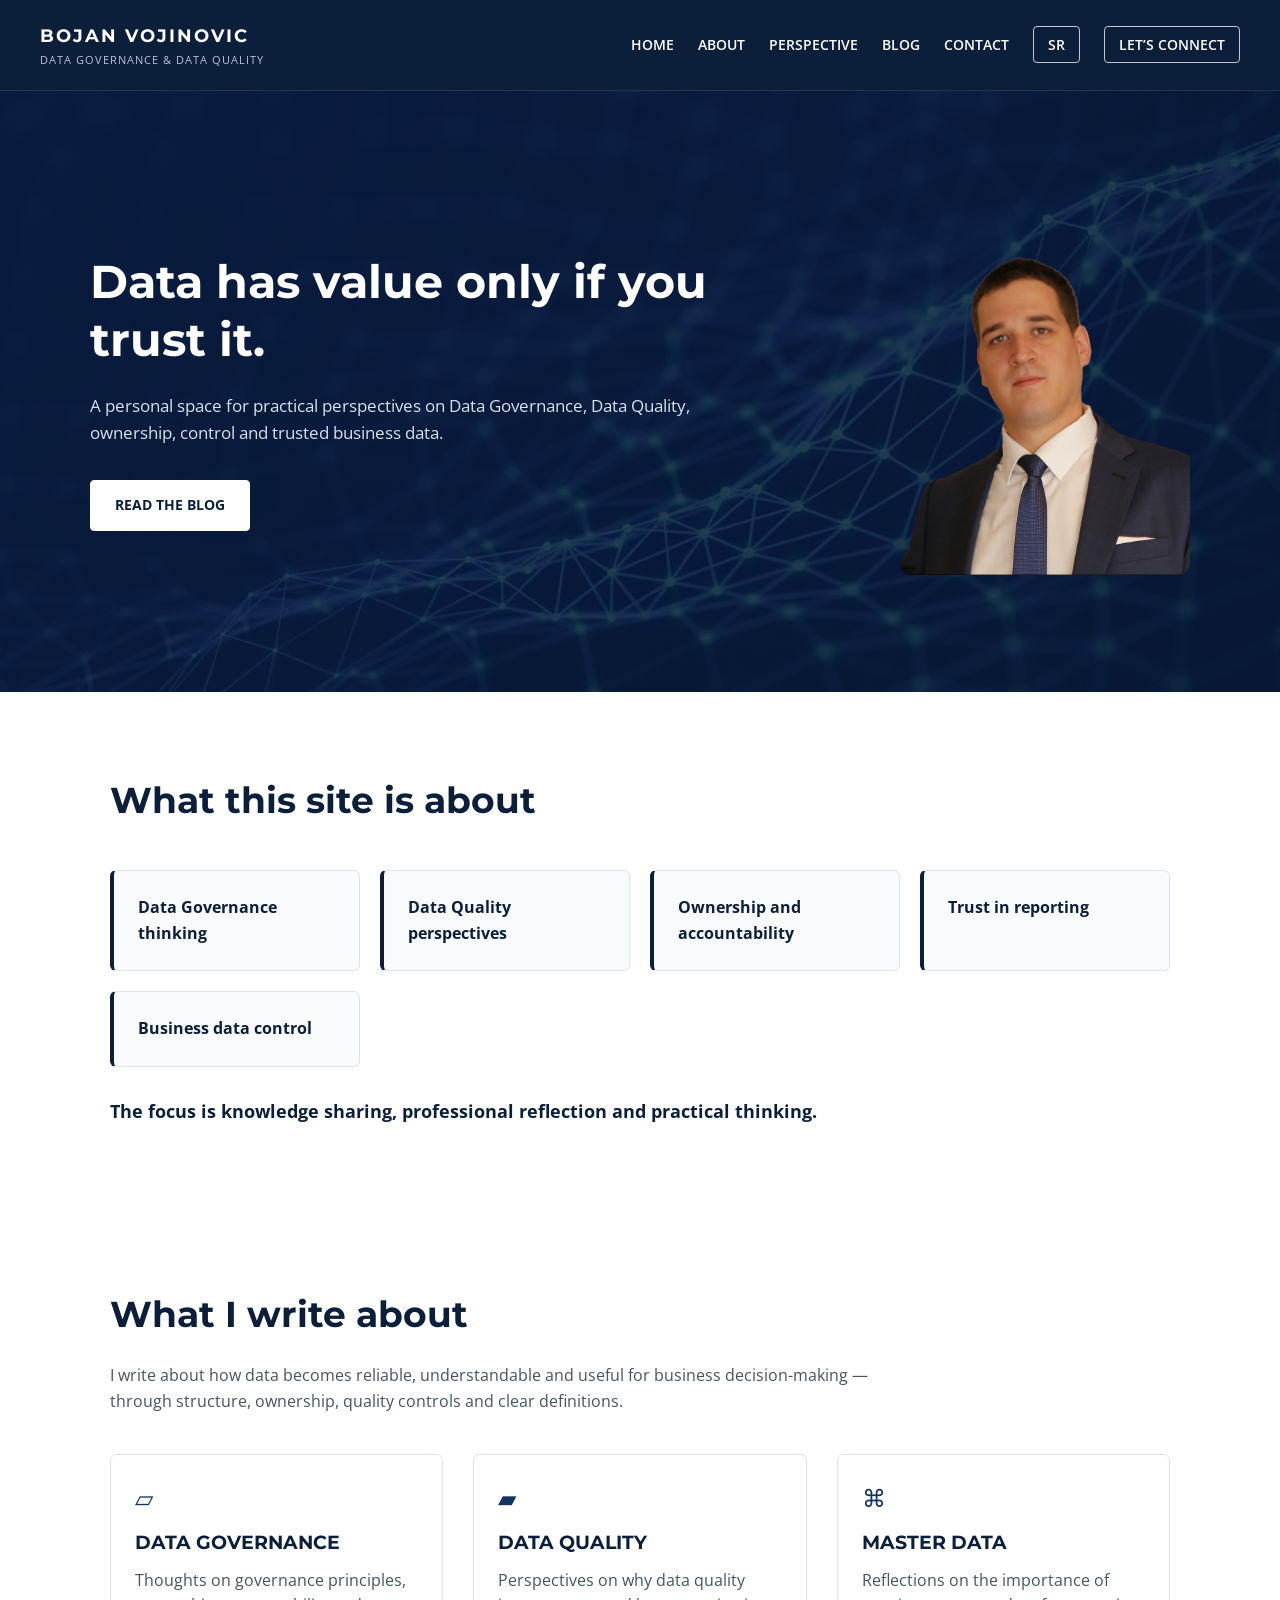
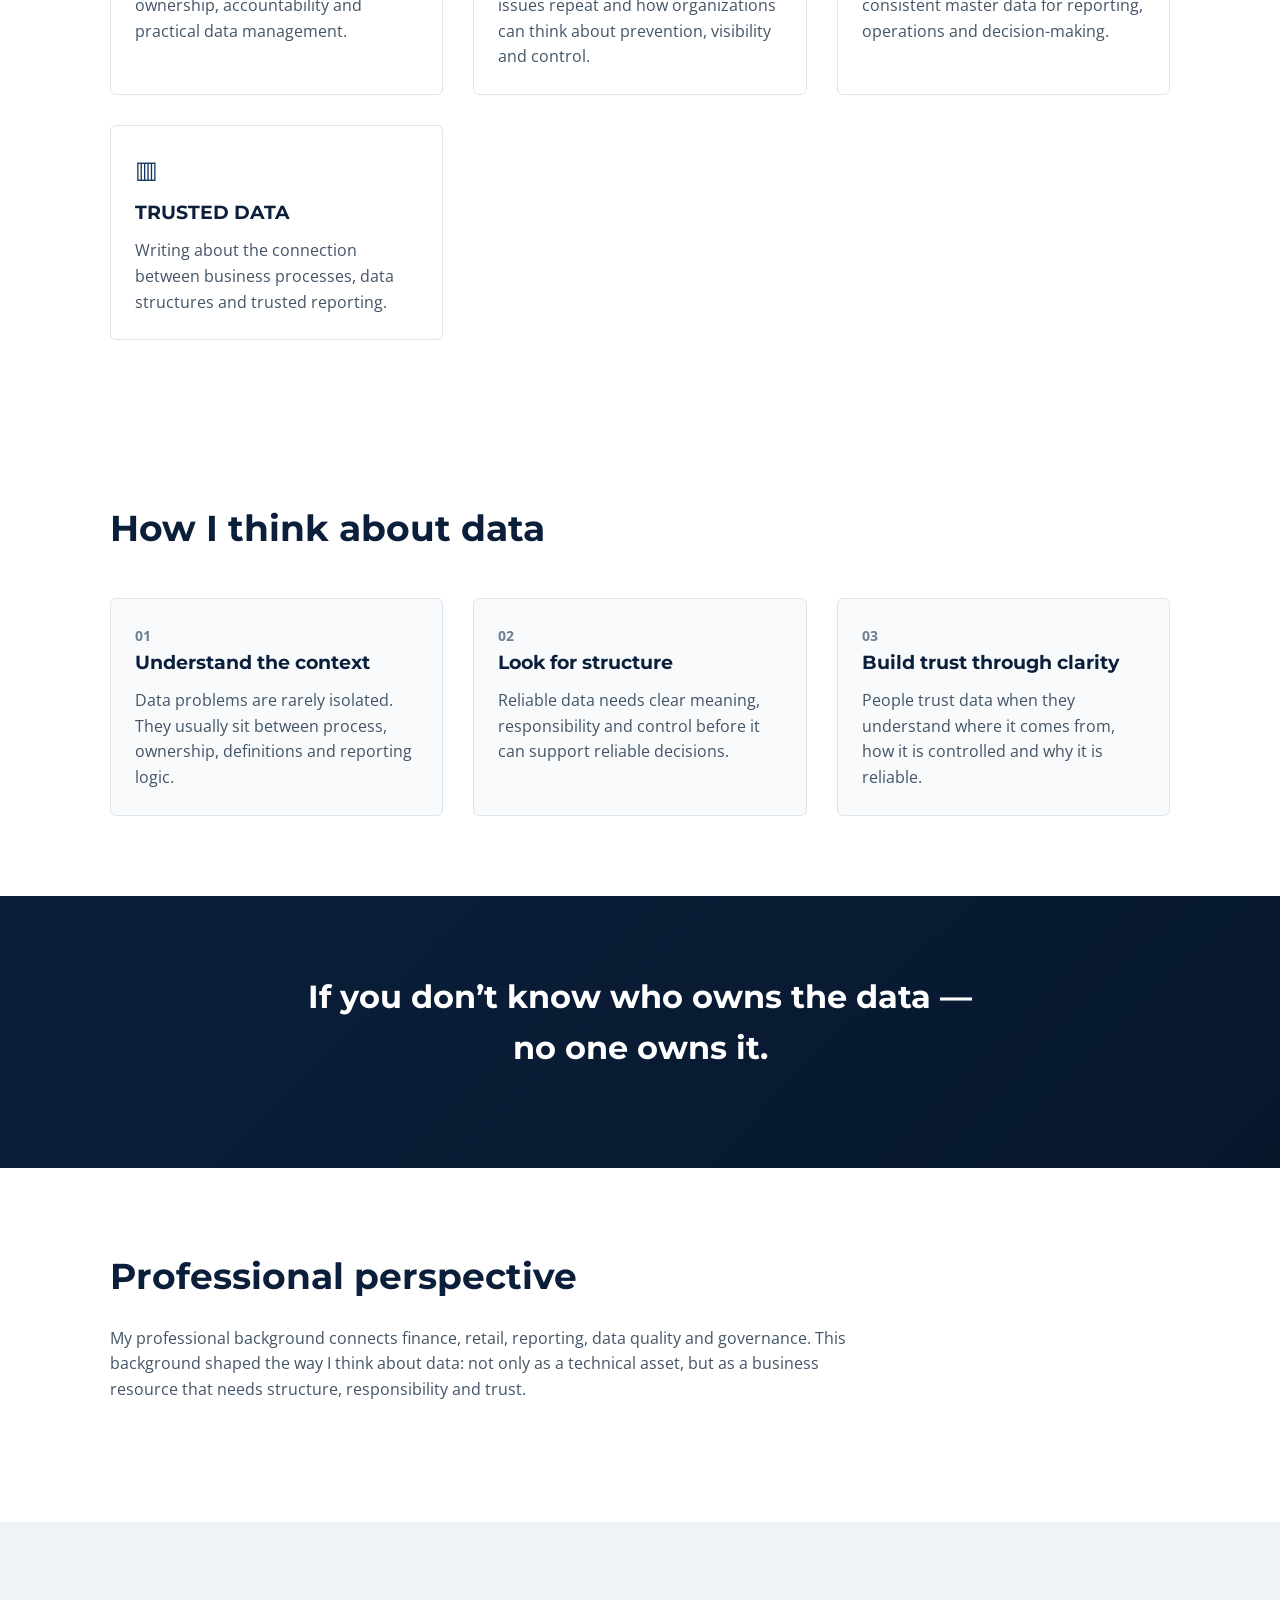
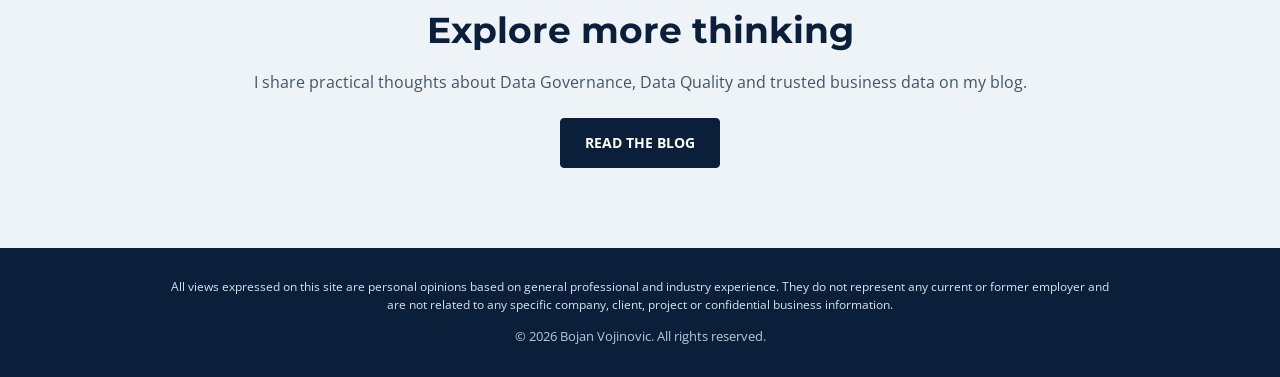
<file: index.html>
<!DOCTYPE html>
<html lang="en">
<head>
<meta charset="UTF-8" />
<meta name="viewport" content="width=device-width, initial-scale=1.0" />
<title>Bojan Vojinovic | Data Governance</title>
<link href="https://fonts.googleapis.com/css2?family=Montserrat:wght@400;600;700;800&family=Open+Sans:wght@400;600&display=swap" rel="stylesheet">
<link rel="stylesheet" href="style.css">
</head>
<body>
<header class="nav">
  <div class="logo"><h1>BOJAN VOJINOVIC</h1><p>DATA GOVERNANCE & DATA QUALITY</p></div>
  <nav class="menu">
    <a href="index.html">HOME</a>
    <a href="about.html">ABOUT</a>
    <a href="work.html">PERSPECTIVE</a>
    <a href="https://bvojinovic.wixsite.com/bvblog" target="_blank">BLOG</a>
    <a href="contact.html">CONTACT</a>
    <a class="language" href="sr/index.html">SR</a>
    <a class="connect" href="https://www.linkedin.com/in/bojan-vojinovic/" target="_blank">LET’S CONNECT</a>
  </nav>
</header>
<section class="hero">
  <div class="hero-content">
    <div class="hero-text">
      <h2>Data has value only if you trust it.</h2>
      <p>A personal space for practical perspectives on Data Governance, Data Quality, ownership, control and trusted business data.</p>
      <a href="https://bvojinovic.wixsite.com/bvblog" target="_blank" class="btn">READ THE BLOG</a>
    </div>
    <div class="photo-placeholder"><img src="images/bojan.png" alt="Bojan Vojinovic"></div>
  </div>
</section>
<section class="problem"><div class="section-inner">
  <h2>What this site is about</h2>
  <div class="problem-grid">
    <div class="problem-card">Data Governance thinking</div>
    <div class="problem-card">Data Quality perspectives</div>
    <div class="problem-card">Ownership and accountability</div>
    <div class="problem-card">Trust in reporting</div>
    <div class="problem-card">Business data control</div>
  </div>
  <p class="strong-line">The focus is knowledge sharing, professional reflection and practical thinking.</p>
</div></section>
<section class="value"><div class="section-inner">
  <h2>What I write about</h2>
  <p class="intro-text">I write about how data becomes reliable, understandable and useful for business decision-making — through structure, ownership, quality controls and clear definitions.</p>
  <div class="services">
    <div class="service"><div class="icon">▱</div><h3>DATA GOVERNANCE</h3><p>Thoughts on governance principles, ownership, accountability and practical data management.</p></div>
    <div class="service"><div class="icon">▰</div><h3>DATA QUALITY</h3><p>Perspectives on why data quality issues repeat and how organizations can think about prevention, visibility and control.</p></div>
    <div class="service"><div class="icon">⌘</div><h3>MASTER DATA</h3><p>Reflections on the importance of consistent master data for reporting, operations and decision-making.</p></div>
    <div class="service"><div class="icon">▥</div><h3>TRUSTED DATA</h3><p>Writing about the connection between business processes, data structures and trusted reporting.</p></div>
  </div>
</div></section>
<section class="approach"><div class="section-inner">
  <h2>How I think about data</h2>
  <div class="approach-grid">
    <div class="approach-card"><span>01</span><h3>Understand the context</h3><p>Data problems are rarely isolated. They usually sit between process, ownership, definitions and reporting logic.</p></div>
    <div class="approach-card"><span>02</span><h3>Look for structure</h3><p>Reliable data needs clear meaning, responsibility and control before it can support reliable decisions.</p></div>
    <div class="approach-card"><span>03</span><h3>Build trust through clarity</h3><p>People trust data when they understand where it comes from, how it is controlled and why it is reliable.</p></div>
  </div>
</div></section>
<section class="statement"><div class="section-inner"><h2>If you don’t know who owns the data —<br>no one owns it.</h2></div></section>
<section class="experience"><div class="section-inner">
  <h2>Professional perspective</h2>
  <p class="intro-text">My professional background connects finance, retail, reporting, data quality and governance. This background shaped the way I think about data: not only as a technical asset, but as a business resource that needs structure, responsibility and trust.</p>
</div></section>
<section class="final-cta"><div class="section-inner"><h2>Explore more thinking</h2><p>I share practical thoughts about Data Governance, Data Quality and trusted business data on my blog.</p><a href="https://bvojinovic.wixsite.com/bvblog" target="_blank" class="btn">READ THE BLOG</a></div></section>
<footer class="footer">
  <p class="disclaimer">All views expressed on this site are personal opinions based on general professional and industry experience. They do not represent any current or former employer and are not related to any specific company, client, project or confidential business information.</p>
  © 2026 Bojan Vojinovic. All rights reserved.
</footer>
</body>
</html>
</file>
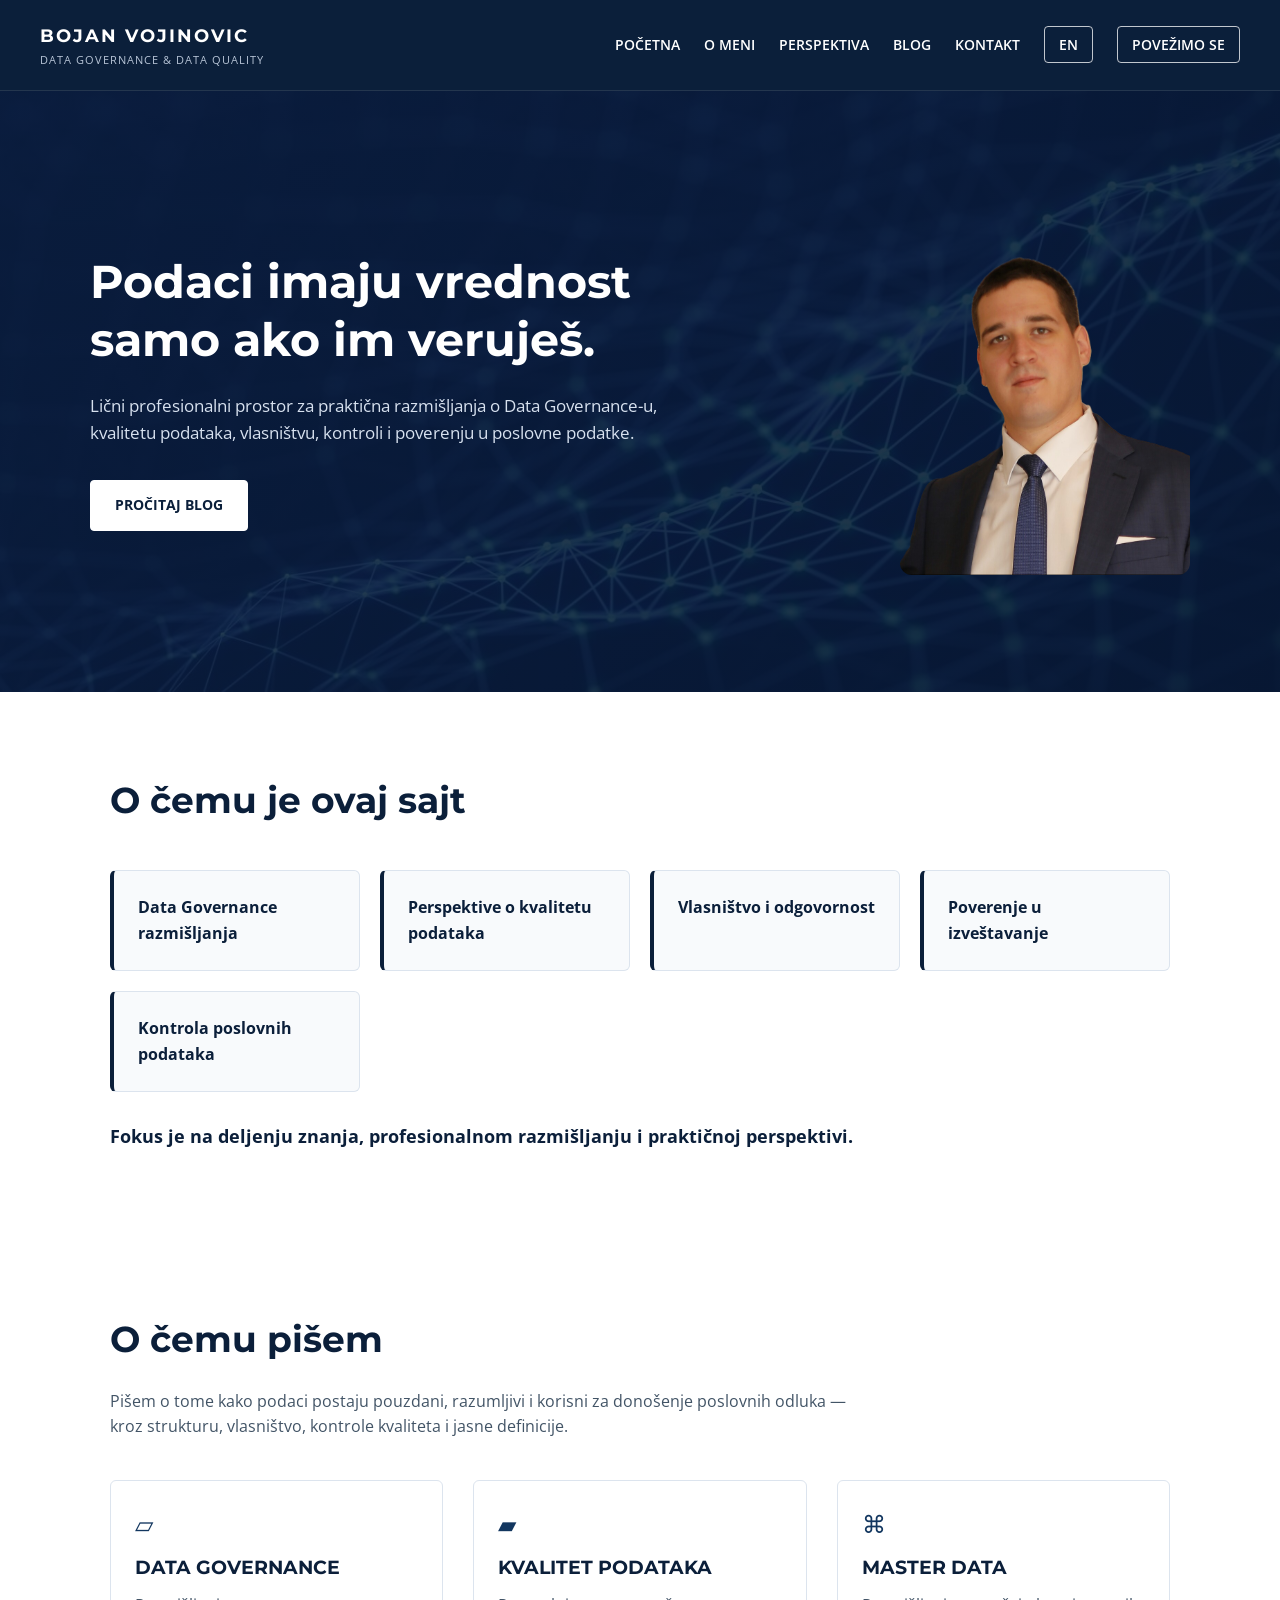
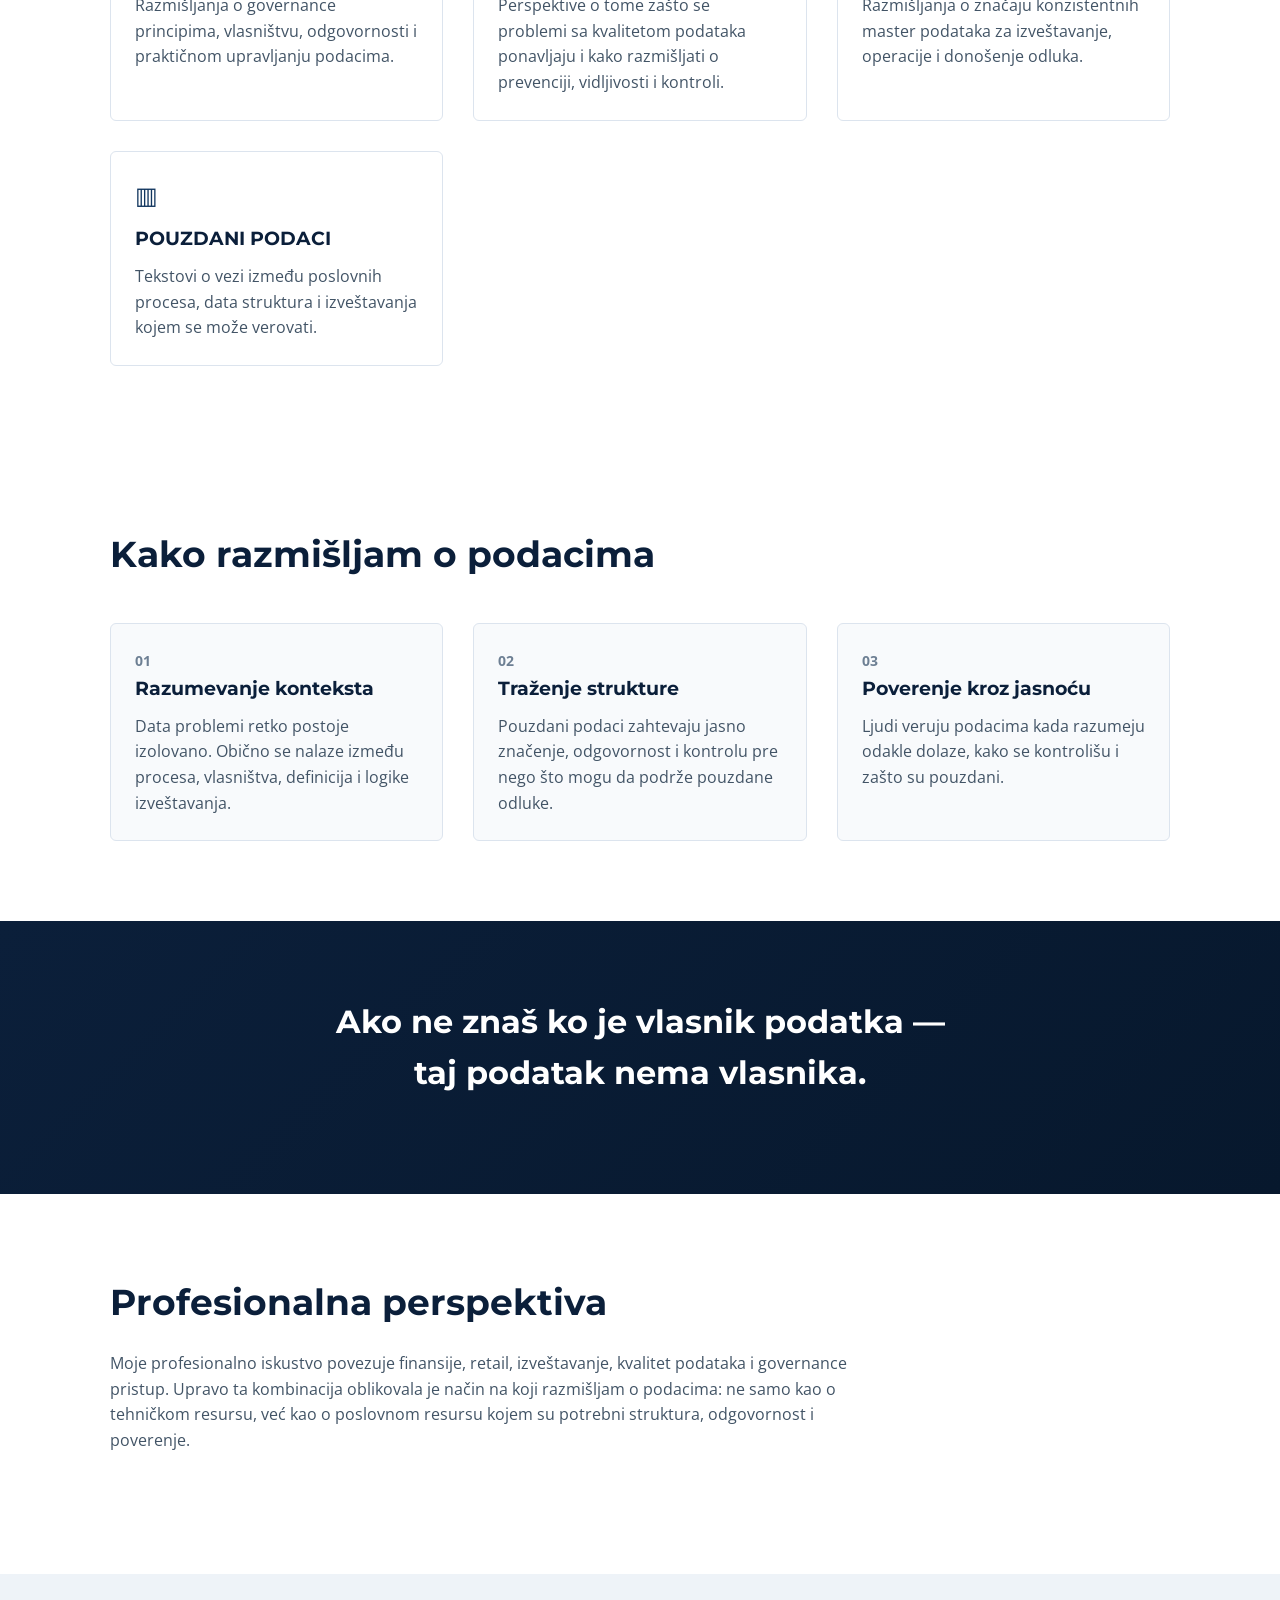
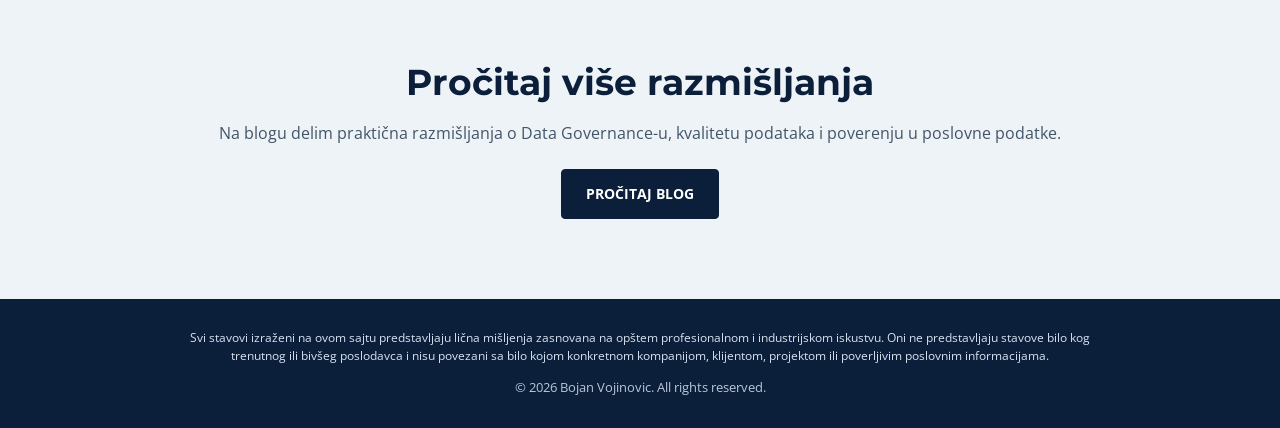
<file: sr/index.html>
<!DOCTYPE html>
<html lang="sr">
<head>
<meta charset="UTF-8" />
<meta name="viewport" content="width=device-width, initial-scale=1.0" />
<title>Bojan Vojinovic | Data Governance</title>
<link href="https://fonts.googleapis.com/css2?family=Montserrat:wght@400;600;700;800&family=Open+Sans:wght@400;600&display=swap" rel="stylesheet">
<link rel="stylesheet" href="../style.css">
</head>
<body class="sr">
<header class="nav">
  <div class="logo"><h1>BOJAN VOJINOVIC</h1><p>DATA GOVERNANCE & DATA QUALITY</p></div>
  <nav class="menu">
    <a href="index.html">POČETNA</a>
    <a href="about.html">O MENI</a>
    <a href="work.html">PERSPEKTIVA</a>
    <a href="https://bvojinovic.wixsite.com/bvblog" target="_blank">BLOG</a>
    <a href="contact.html">KONTAKT</a>
    <a class="language" href="../index.html">EN</a>
    <a class="connect" href="https://www.linkedin.com/in/bojan-vojinovic/" target="_blank">POVEŽIMO SE</a>
  </nav>
</header>
<section class="hero"><div class="hero-content"><div class="hero-text"><h2>Podaci imaju vrednost samo ako im veruješ.</h2><p>Lični profesionalni prostor za praktična razmišljanja o Data Governance-u, kvalitetu podataka, vlasništvu, kontroli i poverenju u poslovne podatke.</p><a href="https://bvojinovic.wixsite.com/bvblog" target="_blank" class="btn">PROČITAJ BLOG</a></div><div class="photo-placeholder"><img src="../images/bojan.png" alt="Bojan Vojinovic"></div></div></section>
<section class="problem"><div class="section-inner"><h2>O čemu je ovaj sajt</h2><div class="problem-grid"><div class="problem-card">Data Governance razmišljanja</div><div class="problem-card">Perspektive o kvalitetu podataka</div><div class="problem-card">Vlasništvo i odgovornost</div><div class="problem-card">Poverenje u izveštavanje</div><div class="problem-card">Kontrola poslovnih podataka</div></div><p class="strong-line">Fokus je na deljenju znanja, profesionalnom razmišljanju i praktičnoj perspektivi.</p></div></section>
<section class="value"><div class="section-inner"><h2>O čemu pišem</h2><p class="intro-text">Pišem o tome kako podaci postaju pouzdani, razumljivi i korisni za donošenje poslovnih odluka — kroz strukturu, vlasništvo, kontrole kvaliteta i jasne definicije.</p><div class="services"><div class="service"><div class="icon">▱</div><h3>DATA GOVERNANCE</h3><p>Razmišljanja o governance principima, vlasništvu, odgovornosti i praktičnom upravljanju podacima.</p></div><div class="service"><div class="icon">▰</div><h3>KVALITET PODATAKA</h3><p>Perspektive o tome zašto se problemi sa kvalitetom podataka ponavljaju i kako razmišljati o prevenciji, vidljivosti i kontroli.</p></div><div class="service"><div class="icon">⌘</div><h3>MASTER DATA</h3><p>Razmišljanja o značaju konzistentnih master podataka za izveštavanje, operacije i donošenje odluka.</p></div><div class="service"><div class="icon">▥</div><h3>POUZDANI PODACI</h3><p>Tekstovi o vezi između poslovnih procesa, data struktura i izveštavanja kojem se može verovati.</p></div></div></div></section>
<section class="approach"><div class="section-inner"><h2>Kako razmišljam o podacima</h2><div class="approach-grid"><div class="approach-card"><span>01</span><h3>Razumevanje konteksta</h3><p>Data problemi retko postoje izolovano. Obično se nalaze između procesa, vlasništva, definicija i logike izveštavanja.</p></div><div class="approach-card"><span>02</span><h3>Traženje strukture</h3><p>Pouzdani podaci zahtevaju jasno značenje, odgovornost i kontrolu pre nego što mogu da podrže pouzdane odluke.</p></div><div class="approach-card"><span>03</span><h3>Poverenje kroz jasnoću</h3><p>Ljudi veruju podacima kada razumeju odakle dolaze, kako se kontrolišu i zašto su pouzdani.</p></div></div></div></section>
<section class="statement"><div class="section-inner"><h2>Ako ne znaš ko je vlasnik podatka —<br>taj podatak nema vlasnika.</h2></div></section>
<section class="experience"><div class="section-inner"><h2>Profesionalna perspektiva</h2><p class="intro-text">Moje profesionalno iskustvo povezuje finansije, retail, izveštavanje, kvalitet podataka i governance pristup. Upravo ta kombinacija oblikovala je način na koji razmišljam o podacima: ne samo kao o tehničkom resursu, već kao o poslovnom resursu kojem su potrebni struktura, odgovornost i poverenje.</p></div></section>
<section class="final-cta"><div class="section-inner"><h2>Pročitaj više razmišljanja</h2><p>Na blogu delim praktična razmišljanja o Data Governance-u, kvalitetu podataka i poverenju u poslovne podatke.</p><a href="https://bvojinovic.wixsite.com/bvblog" target="_blank" class="btn">PROČITAJ BLOG</a></div></section>
<footer class="footer">
  <p class="disclaimer">Svi stavovi izraženi na ovom sajtu predstavljaju lična mišljenja zasnovana na opštem profesionalnom i industrijskom iskustvu. Oni ne predstavljaju stavove bilo kog trenutnog ili bivšeg poslodavca i nisu povezani sa bilo kojom konkretnom kompanijom, klijentom, projektom ili poverljivim poslovnim informacijama.</p>
  © 2026 Bojan Vojinovic. All rights reserved.
</footer>
</body>
</html>
</file>
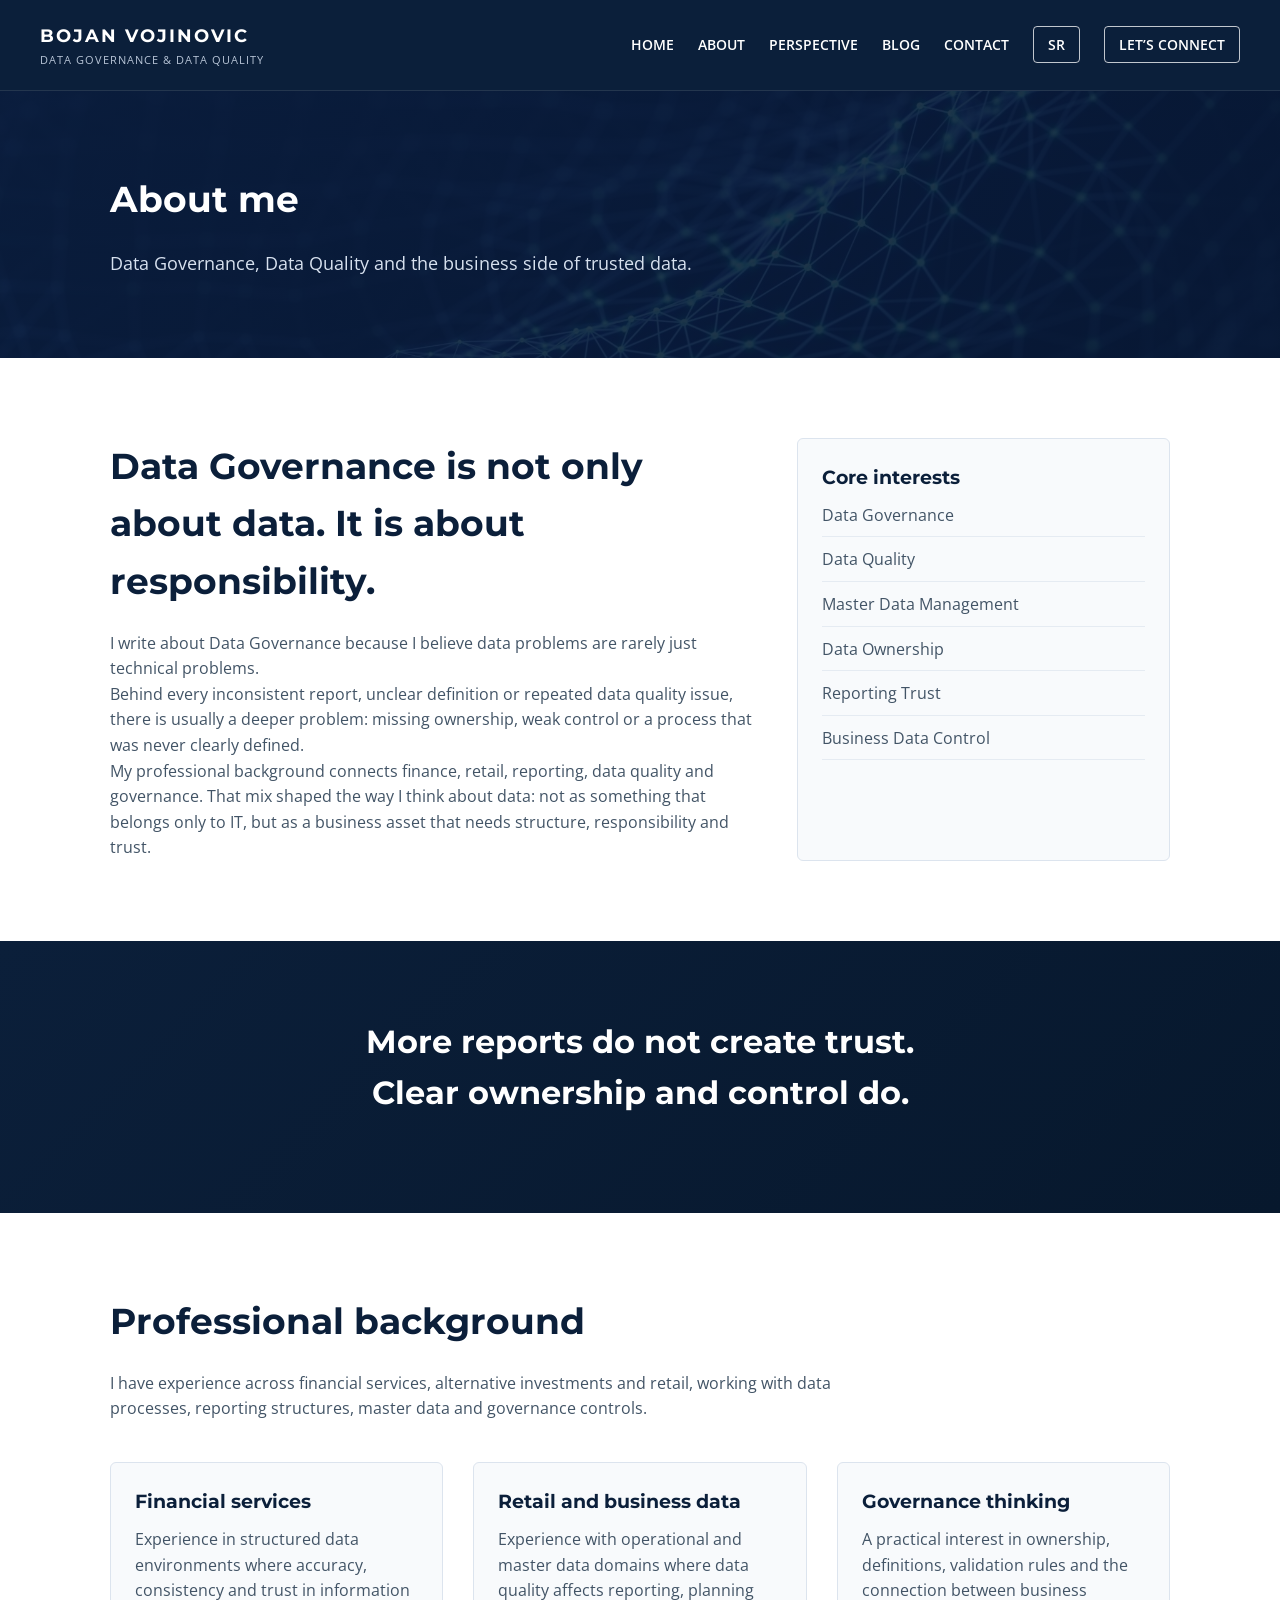
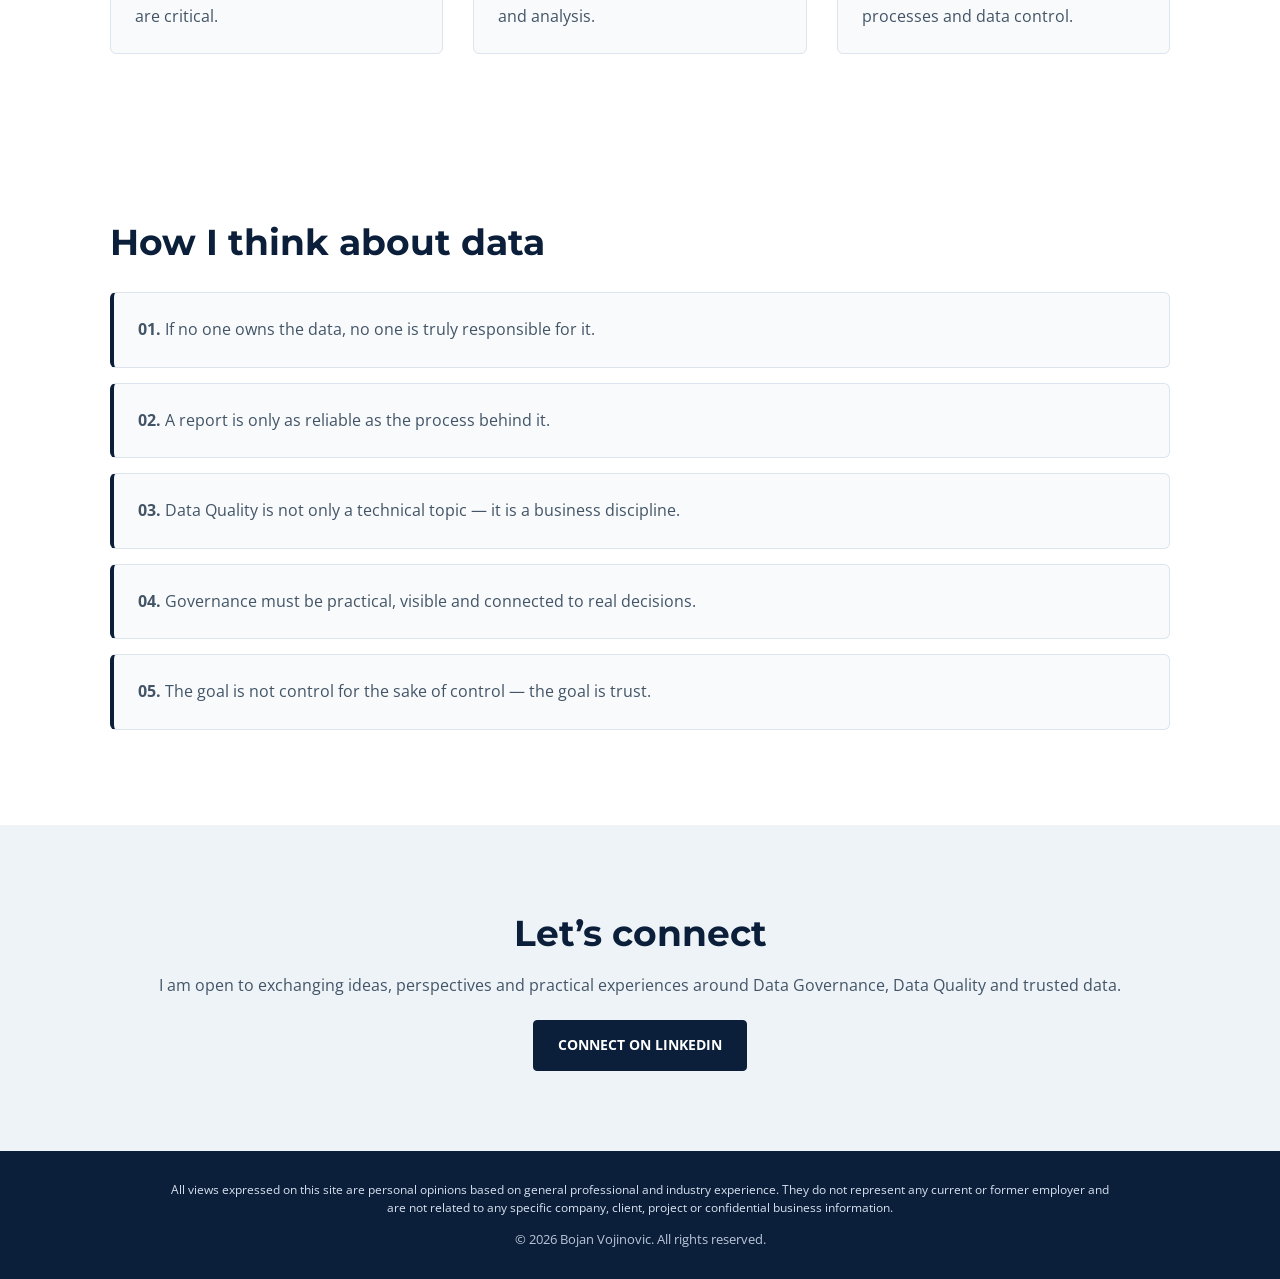
<file: about.html>
<!DOCTYPE html>
<html lang="en">
<head>
<meta charset="UTF-8" />
<meta name="viewport" content="width=device-width, initial-scale=1.0" />
<title>About | Bojan Vojinovic</title>
<link href="https://fonts.googleapis.com/css2?family=Montserrat:wght@400;600;700;800&family=Open+Sans:wght@400;600&display=swap" rel="stylesheet">
<link rel="stylesheet" href="style.css">
</head>
<body>
<header class="nav">
  <div class="logo"><h1>BOJAN VOJINOVIC</h1><p>DATA GOVERNANCE & DATA QUALITY</p></div>
  <nav class="menu">
    <a href="index.html">HOME</a>
    <a href="about.html">ABOUT</a>
    <a href="work.html">PERSPECTIVE</a>
    <a href="https://bvojinovic.wixsite.com/bvblog" target="_blank">BLOG</a>
    <a href="contact.html">CONTACT</a>
    <a class="language" href="sr/index.html">SR</a>
    <a class="connect" href="https://www.linkedin.com/in/bojan-vojinovic/" target="_blank">LET’S CONNECT</a>
  </nav>
</header>
<section class="page-hero"><div class="section-inner"><h2>About me</h2><p>Data Governance, Data Quality and the business side of trusted data.</p></div></section>
<section class="about-intro"><div class="section-inner about-layout"><div class="about-text">
  <h2>Data Governance is not only about data. It is about responsibility.</h2>
  <p>I write about Data Governance because I believe data problems are rarely just technical problems.</p>
  <p>Behind every inconsistent report, unclear definition or repeated data quality issue, there is usually a deeper problem: missing ownership, weak control or a process that was never clearly defined.</p>
  <p>My professional background connects finance, retail, reporting, data quality and governance. That mix shaped the way I think about data: not as something that belongs only to IT, but as a business asset that needs structure, responsibility and trust.</p>
</div><div class="about-card"><h3>Core interests</h3><ul><li>Data Governance</li><li>Data Quality</li><li>Master Data Management</li><li>Data Ownership</li><li>Reporting Trust</li><li>Business Data Control</li></ul></div></div></section>
<section class="statement"><div class="section-inner"><h2>More reports do not create trust.<br>Clear ownership and control do.</h2></div></section>
<section class="about-experience"><div class="section-inner">
  <h2>Professional background</h2>
  <p class="intro-text">I have experience across financial services, alternative investments and retail, working with data processes, reporting structures, master data and governance controls.</p>
  <div class="experience-grid">
    <div class="experience-card"><h3>Financial services</h3><p>Experience in structured data environments where accuracy, consistency and trust in information are critical.</p></div>
    <div class="experience-card"><h3>Retail and business data</h3><p>Experience with operational and master data domains where data quality affects reporting, planning and analysis.</p></div>
    <div class="experience-card"><h3>Governance thinking</h3><p>A practical interest in ownership, definitions, validation rules and the connection between business processes and data control.</p></div>
  </div>
</div></section>
<section class="principles"><div class="section-inner"><h2>How I think about data</h2><div class="principles-list">
  <p><strong>01.</strong> If no one owns the data, no one is truly responsible for it.</p>
  <p><strong>02.</strong> A report is only as reliable as the process behind it.</p>
  <p><strong>03.</strong> Data Quality is not only a technical topic — it is a business discipline.</p>
  <p><strong>04.</strong> Governance must be practical, visible and connected to real decisions.</p>
  <p><strong>05.</strong> The goal is not control for the sake of control — the goal is trust.</p>
</div></div></section>
<section class="final-cta"><div class="section-inner"><h2>Let’s connect</h2><p>I am open to exchanging ideas, perspectives and practical experiences around Data Governance, Data Quality and trusted data.</p><a href="https://www.linkedin.com/in/bojan-vojinovic/" target="_blank" class="btn">CONNECT ON LINKEDIN</a></div></section>
<footer class="footer">
  <p class="disclaimer">All views expressed on this site are personal opinions based on general professional and industry experience. They do not represent any current or former employer and are not related to any specific company, client, project or confidential business information.</p>
  © 2026 Bojan Vojinovic. All rights reserved.
</footer>
</body>
</html>
</file>
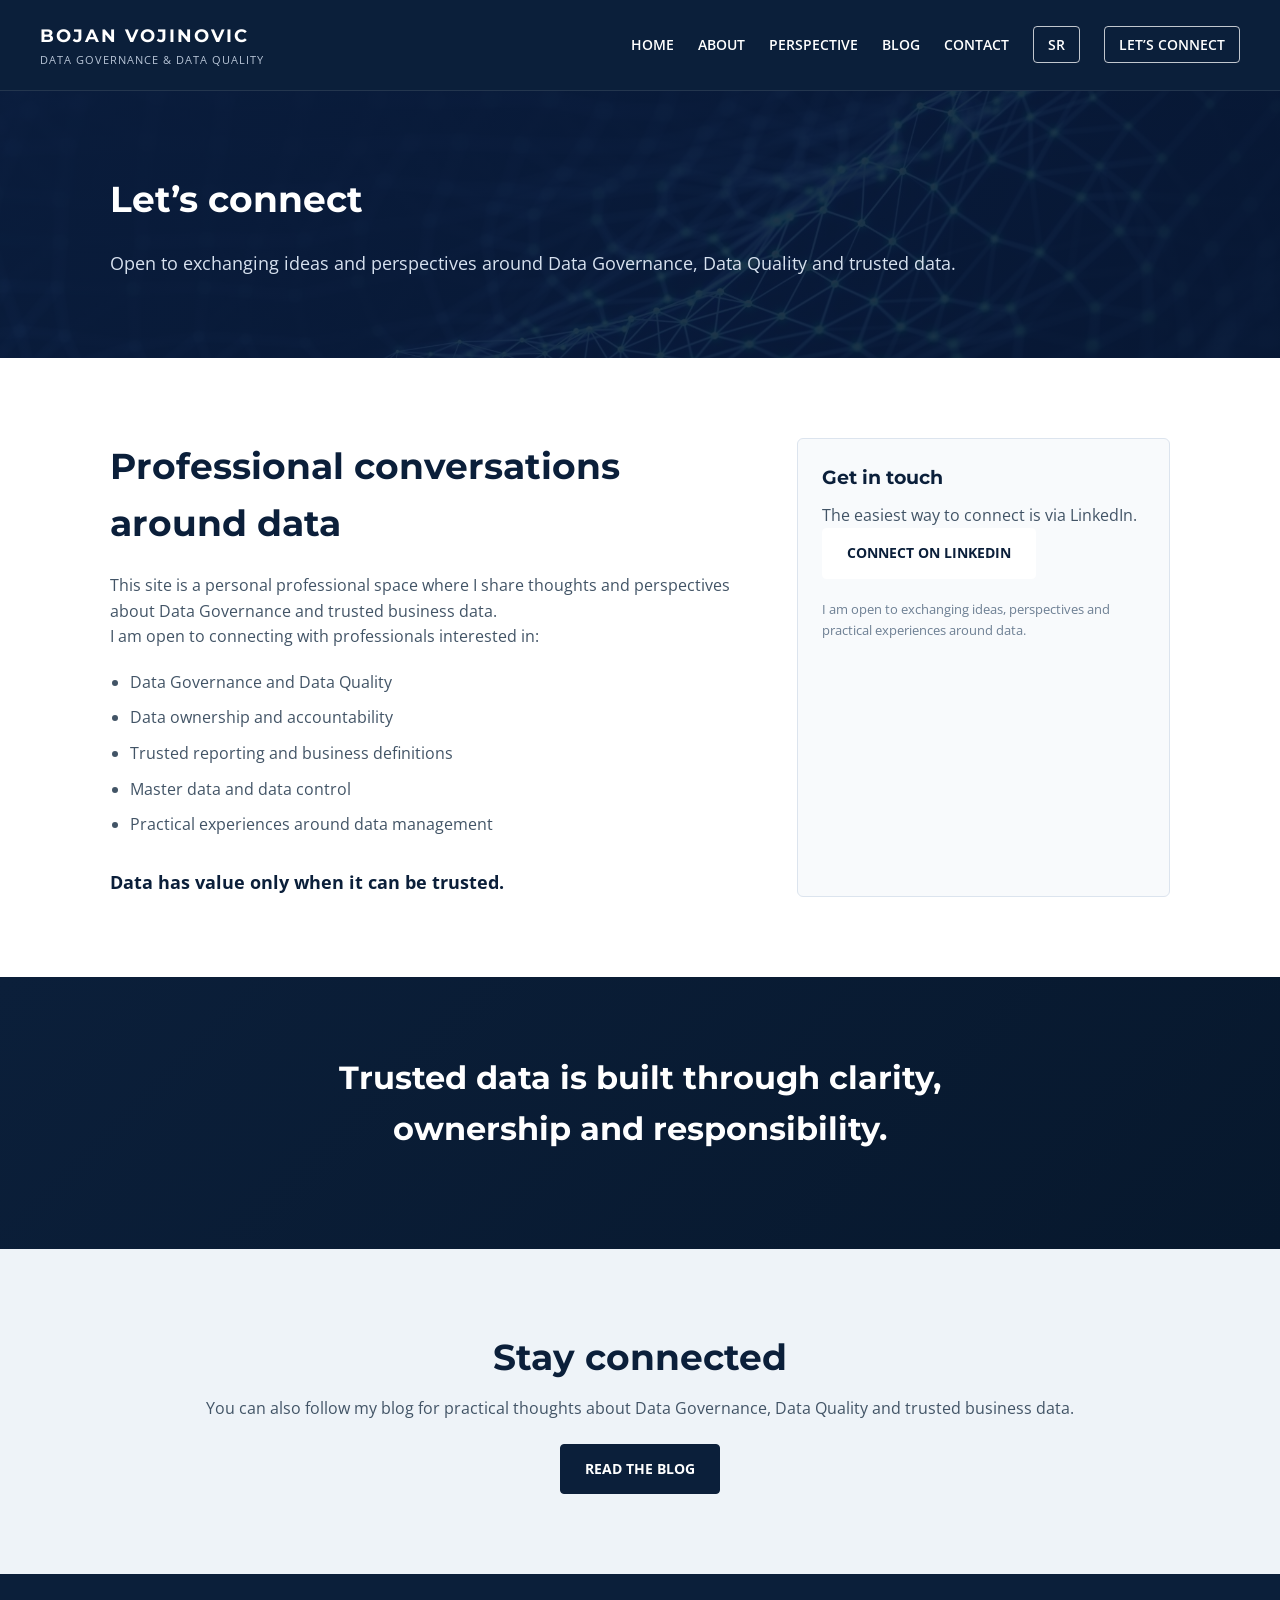
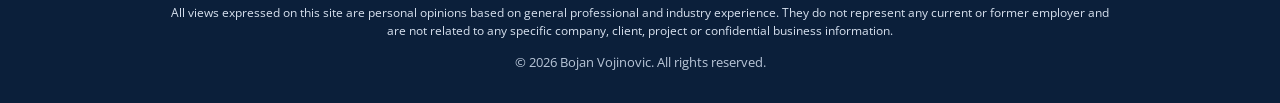
<file: contact.html>
<!DOCTYPE html>
<html lang="en">
<head>
<meta charset="UTF-8" />
<meta name="viewport" content="width=device-width, initial-scale=1.0" />
<title>Contact | Bojan Vojinovic</title>
<link href="https://fonts.googleapis.com/css2?family=Montserrat:wght@400;600;700;800&family=Open+Sans:wght@400;600&display=swap" rel="stylesheet">
<link rel="stylesheet" href="style.css">
</head>
<body>
<header class="nav">
  <div class="logo"><h1>BOJAN VOJINOVIC</h1><p>DATA GOVERNANCE & DATA QUALITY</p></div>
  <nav class="menu">
    <a href="index.html">HOME</a>
    <a href="about.html">ABOUT</a>
    <a href="work.html">PERSPECTIVE</a>
    <a href="https://bvojinovic.wixsite.com/bvblog" target="_blank">BLOG</a>
    <a href="contact.html">CONTACT</a>
    <a class="language" href="sr/index.html">SR</a>
    <a class="connect" href="https://www.linkedin.com/in/bojan-vojinovic/" target="_blank">LET’S CONNECT</a>
  </nav>
</header>
<section class="page-hero"><div class="section-inner"><h2>Let’s connect</h2><p>Open to exchanging ideas and perspectives around Data Governance, Data Quality and trusted data.</p></div></section>
<section class="contact-intro"><div class="section-inner contact-layout"><div class="contact-text">
  <h2>Professional conversations around data</h2>
  <p>This site is a personal professional space where I share thoughts and perspectives about Data Governance and trusted business data.</p>
  <p>I am open to connecting with professionals interested in:</p>
  <ul class="contact-list"><li>Data Governance and Data Quality</li><li>Data ownership and accountability</li><li>Trusted reporting and business definitions</li><li>Master data and data control</li><li>Practical experiences around data management</li></ul>
  <p class="strong-line">Data has value only when it can be trusted.</p>
</div><div class="contact-box"><h3>Get in touch</h3><p>The easiest way to connect is via LinkedIn.</p><a href="https://www.linkedin.com/in/bojan-vojinovic/" target="_blank" class="btn">CONNECT ON LINKEDIN</a><p class="note">I am open to exchanging ideas, perspectives and practical experiences around data.</p></div></div></section>
<section class="statement"><div class="section-inner"><h2>Trusted data is built through clarity,<br>ownership and responsibility.</h2></div></section>
<section class="final-cta"><div class="section-inner"><h2>Stay connected</h2><p>You can also follow my blog for practical thoughts about Data Governance, Data Quality and trusted business data.</p><a href="https://bvojinovic.wixsite.com/bvblog" target="_blank" class="btn">READ THE BLOG</a></div></section>
<footer class="footer">
  <p class="disclaimer">All views expressed on this site are personal opinions based on general professional and industry experience. They do not represent any current or former employer and are not related to any specific company, client, project or confidential business information.</p>
  © 2026 Bojan Vojinovic. All rights reserved.
</footer>
</body>
</html>
</file>
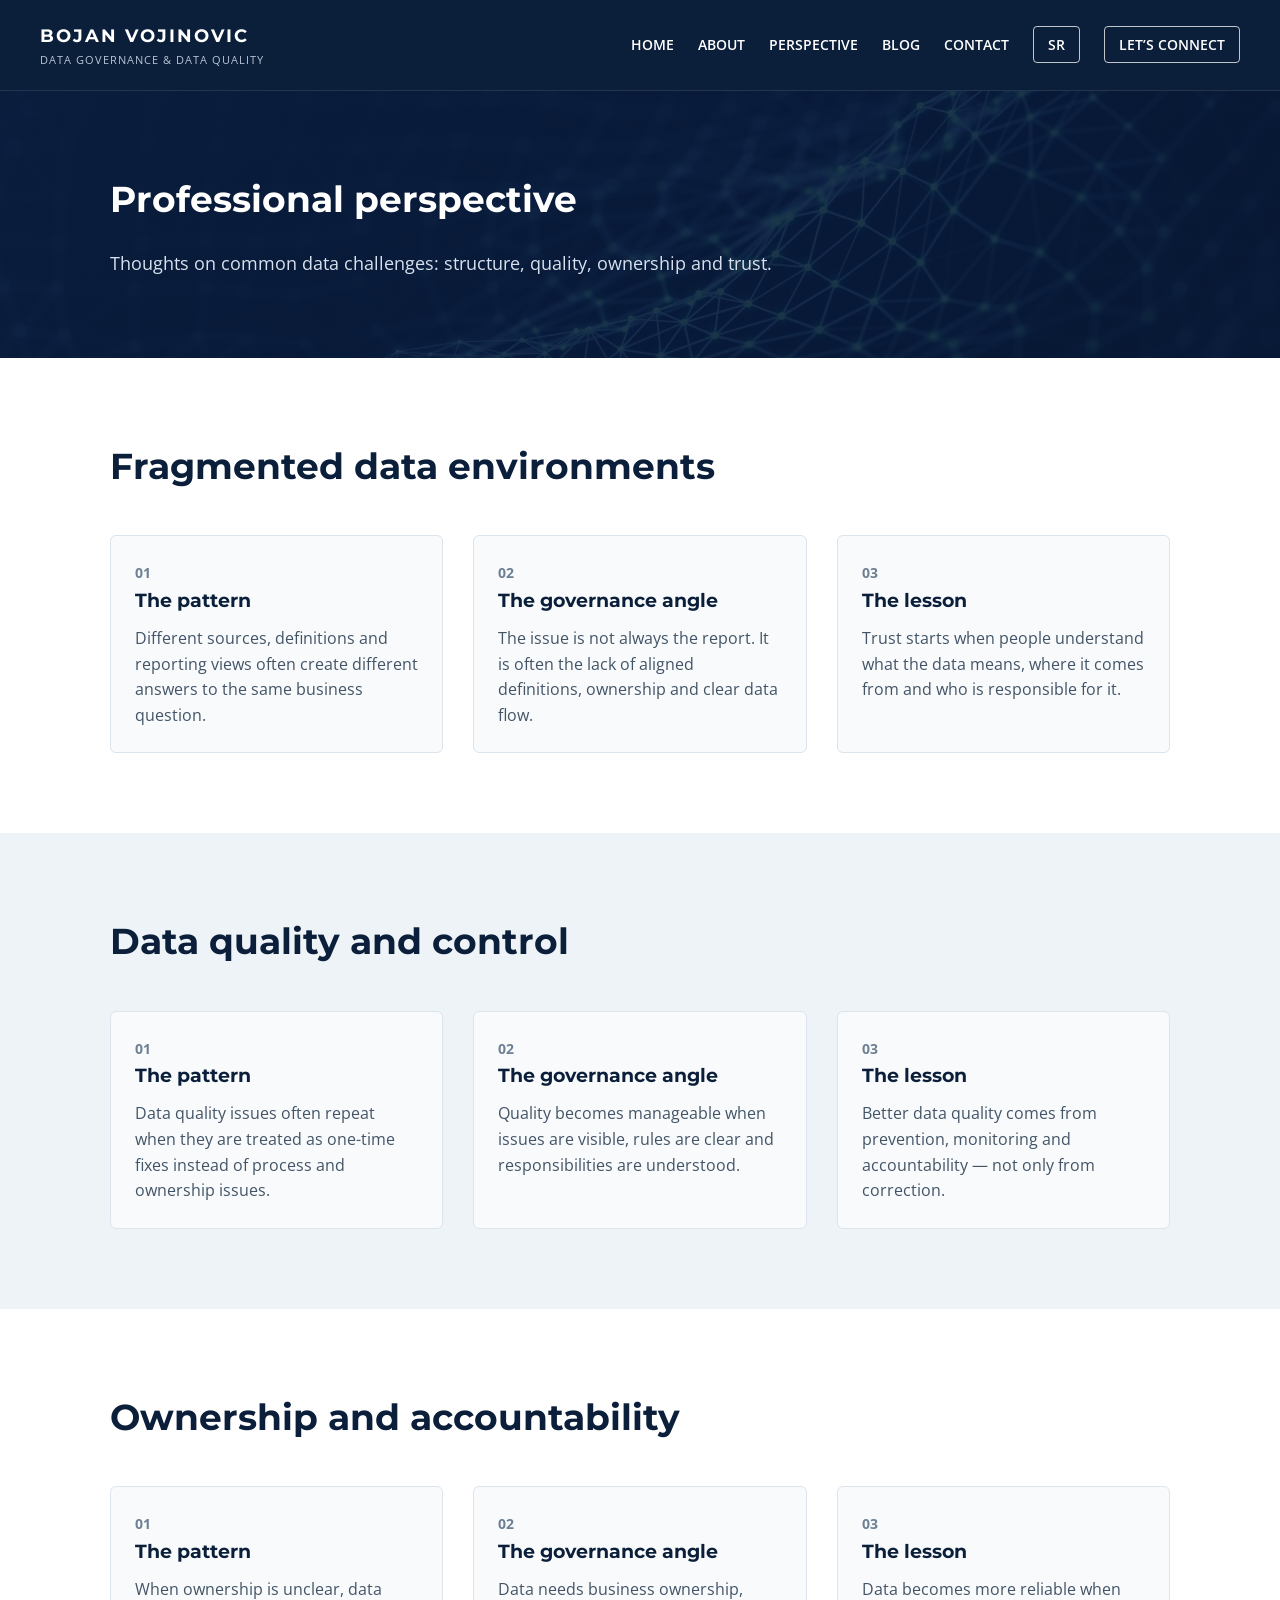
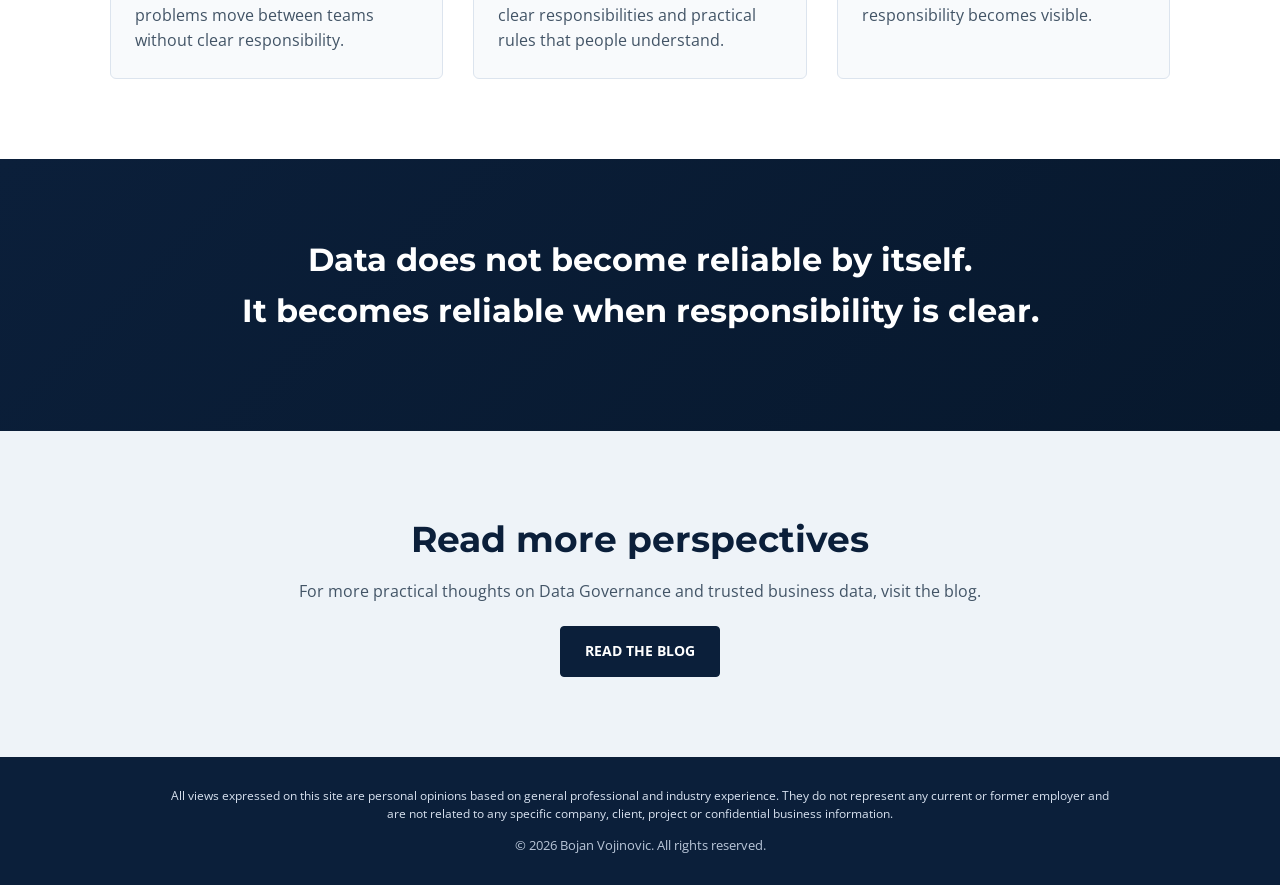
<file: work.html>
<!DOCTYPE html>
<html lang="en">
<head>
<meta charset="UTF-8" />
<meta name="viewport" content="width=device-width, initial-scale=1.0" />
<title>Perspective | Bojan Vojinovic</title>
<link href="https://fonts.googleapis.com/css2?family=Montserrat:wght@400;600;700;800&family=Open+Sans:wght@400;600&display=swap" rel="stylesheet">
<link rel="stylesheet" href="style.css">
</head>
<body>
<header class="nav">
  <div class="logo"><h1>BOJAN VOJINOVIC</h1><p>DATA GOVERNANCE & DATA QUALITY</p></div>
  <nav class="menu">
    <a href="index.html">HOME</a>
    <a href="about.html">ABOUT</a>
    <a href="work.html">PERSPECTIVE</a>
    <a href="https://bvojinovic.wixsite.com/bvblog" target="_blank">BLOG</a>
    <a href="contact.html">CONTACT</a>
    <a class="language" href="sr/index.html">SR</a>
    <a class="connect" href="https://www.linkedin.com/in/bojan-vojinovic/" target="_blank">LET’S CONNECT</a>
  </nav>
</header>
<section class="page-hero"><div class="section-inner"><h2>Professional perspective</h2><p>Thoughts on common data challenges: structure, quality, ownership and trust.</p></div></section>
<section class="perspective"><div class="section-inner"><h2>Fragmented data environments</h2><div class="perspective-grid">
  <div class="perspective-card"><span>01</span><h3>The pattern</h3><p>Different sources, definitions and reporting views often create different answers to the same business question.</p></div>
  <div class="perspective-card"><span>02</span><h3>The governance angle</h3><p>The issue is not always the report. It is often the lack of aligned definitions, ownership and clear data flow.</p></div>
  <div class="perspective-card"><span>03</span><h3>The lesson</h3><p>Trust starts when people understand what the data means, where it comes from and who is responsible for it.</p></div>
</div></div></section>
<section class="perspective alt"><div class="section-inner"><h2>Data quality and control</h2><div class="perspective-grid">
  <div class="perspective-card"><span>01</span><h3>The pattern</h3><p>Data quality issues often repeat when they are treated as one-time fixes instead of process and ownership issues.</p></div>
  <div class="perspective-card"><span>02</span><h3>The governance angle</h3><p>Quality becomes manageable when issues are visible, rules are clear and responsibilities are understood.</p></div>
  <div class="perspective-card"><span>03</span><h3>The lesson</h3><p>Better data quality comes from prevention, monitoring and accountability — not only from correction.</p></div>
</div></div></section>
<section class="perspective"><div class="section-inner"><h2>Ownership and accountability</h2><div class="perspective-grid">
  <div class="perspective-card"><span>01</span><h3>The pattern</h3><p>When ownership is unclear, data problems move between teams without clear responsibility.</p></div>
  <div class="perspective-card"><span>02</span><h3>The governance angle</h3><p>Data needs business ownership, clear responsibilities and practical rules that people understand.</p></div>
  <div class="perspective-card"><span>03</span><h3>The lesson</h3><p>Data becomes more reliable when responsibility becomes visible.</p></div>
</div></div></section>
<section class="statement"><div class="section-inner"><h2>Data does not become reliable by itself.<br>It becomes reliable when responsibility is clear.</h2></div></section>
<section class="final-cta"><div class="section-inner"><h2>Read more perspectives</h2><p>For more practical thoughts on Data Governance and trusted business data, visit the blog.</p><a href="https://bvojinovic.wixsite.com/bvblog" target="_blank" class="btn">READ THE BLOG</a></div></section>
<footer class="footer">
  <p class="disclaimer">All views expressed on this site are personal opinions based on general professional and industry experience. They do not represent any current or former employer and are not related to any specific company, client, project or confidential business information.</p>
  © 2026 Bojan Vojinovic. All rights reserved.
</footer>
</body>
</html>
</file>
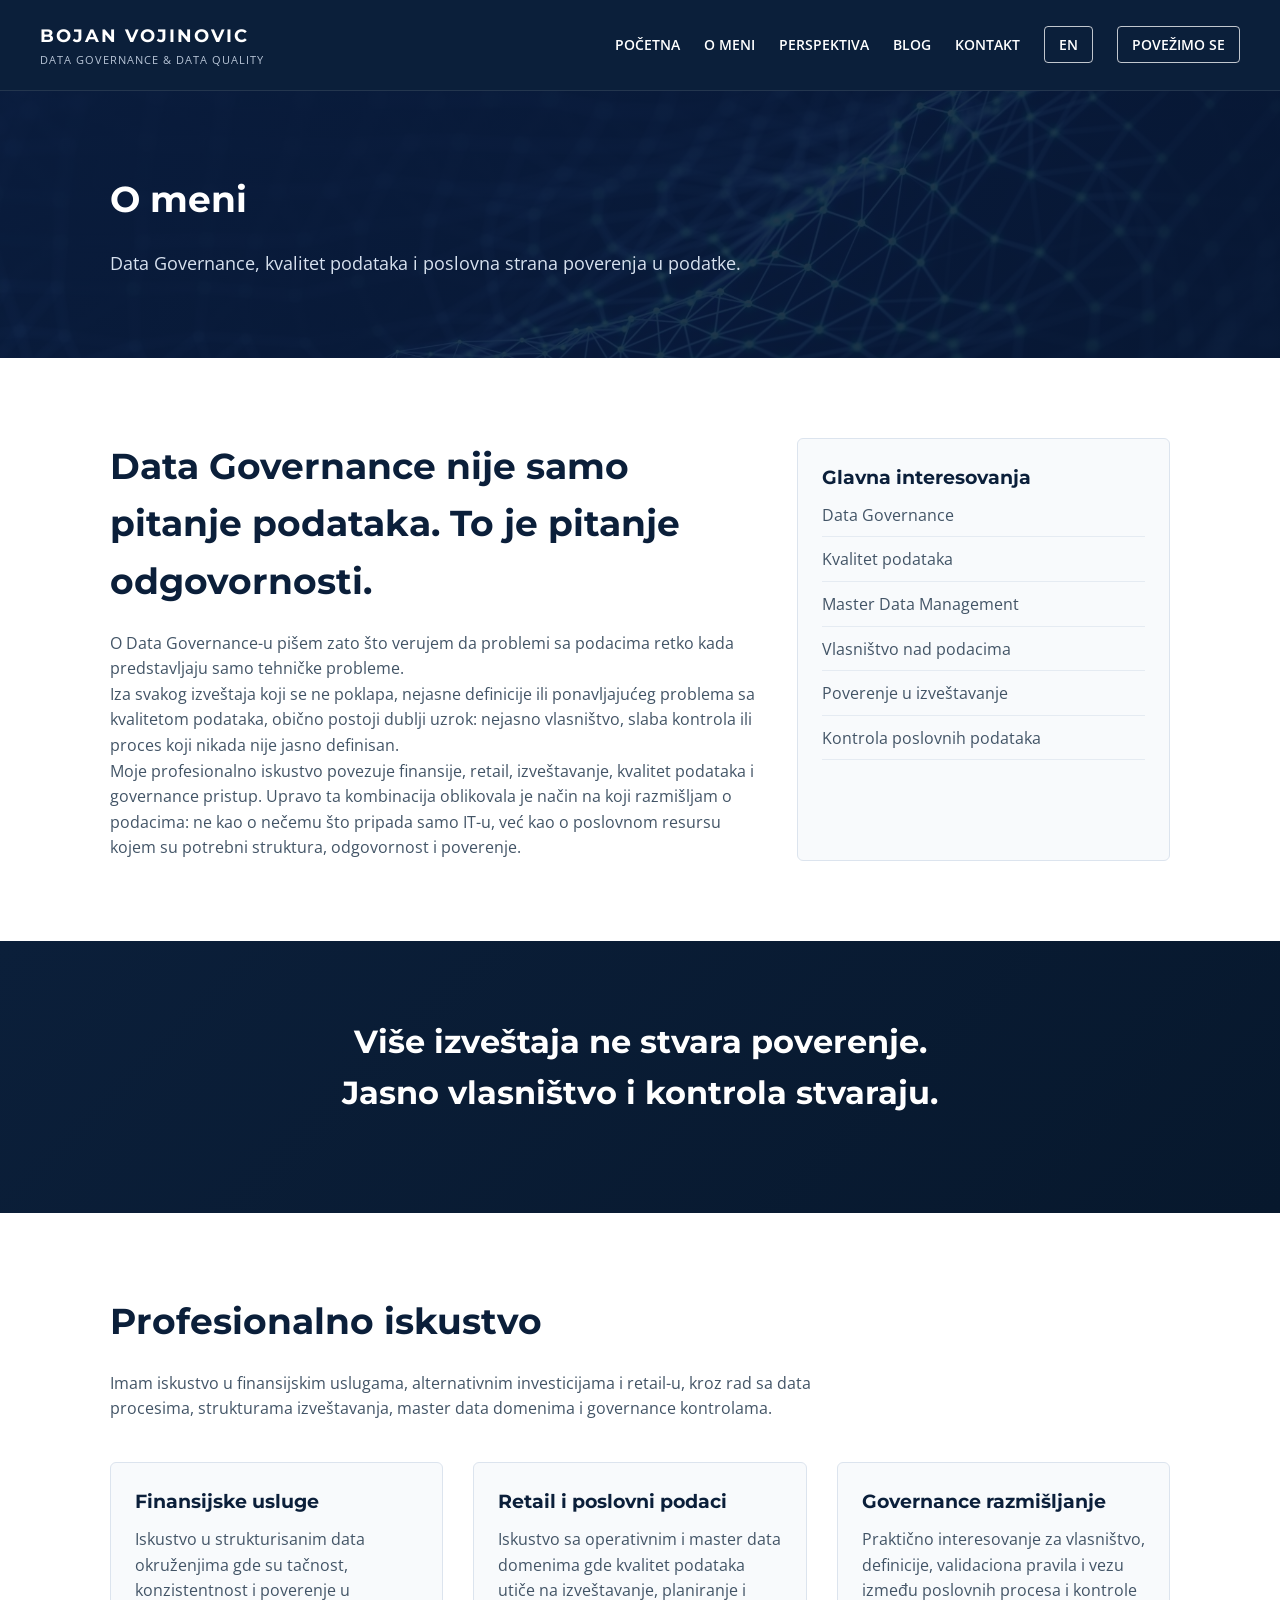
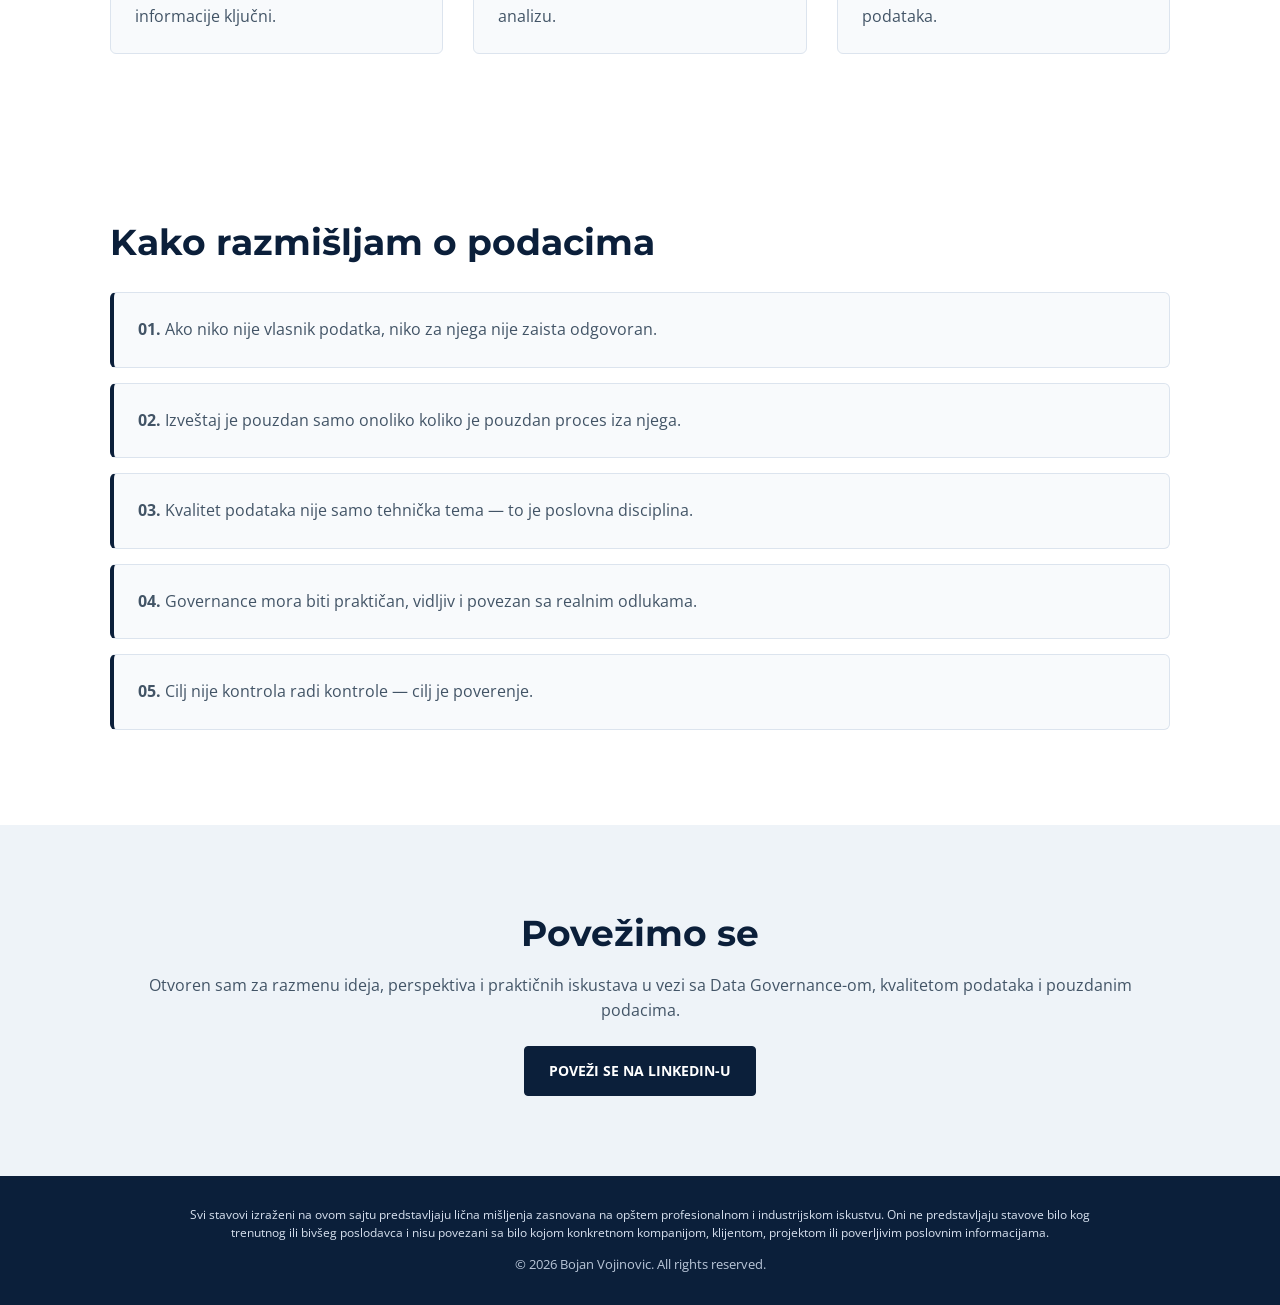
<file: sr/about.html>
<!DOCTYPE html>
<html lang="sr">
<head>
<meta charset="UTF-8" />
<meta name="viewport" content="width=device-width, initial-scale=1.0" />
<title>O meni | Bojan Vojinovic</title>
<link href="https://fonts.googleapis.com/css2?family=Montserrat:wght@400;600;700;800&family=Open+Sans:wght@400;600&display=swap" rel="stylesheet">
<link rel="stylesheet" href="../style.css">
</head>
<body class="sr">
<header class="nav">
  <div class="logo"><h1>BOJAN VOJINOVIC</h1><p>DATA GOVERNANCE & DATA QUALITY</p></div>
  <nav class="menu">
    <a href="index.html">POČETNA</a>
    <a href="about.html">O MENI</a>
    <a href="work.html">PERSPEKTIVA</a>
    <a href="https://bvojinovic.wixsite.com/bvblog" target="_blank">BLOG</a>
    <a href="contact.html">KONTAKT</a>
    <a class="language" href="../index.html">EN</a>
    <a class="connect" href="https://www.linkedin.com/in/bojan-vojinovic/" target="_blank">POVEŽIMO SE</a>
  </nav>
</header>
<section class="page-hero"><div class="section-inner"><h2>O meni</h2><p>Data Governance, kvalitet podataka i poslovna strana poverenja u podatke.</p></div></section>
<section class="about-intro"><div class="section-inner about-layout"><div class="about-text"><h2>Data Governance nije samo pitanje podataka. To je pitanje odgovornosti.</h2><p>O Data Governance-u pišem zato što verujem da problemi sa podacima retko kada predstavljaju samo tehničke probleme.</p><p>Iza svakog izveštaja koji se ne poklapa, nejasne definicije ili ponavljajućeg problema sa kvalitetom podataka, obično postoji dublji uzrok: nejasno vlasništvo, slaba kontrola ili proces koji nikada nije jasno definisan.</p><p>Moje profesionalno iskustvo povezuje finansije, retail, izveštavanje, kvalitet podataka i governance pristup. Upravo ta kombinacija oblikovala je način na koji razmišljam o podacima: ne kao o nečemu što pripada samo IT-u, već kao o poslovnom resursu kojem su potrebni struktura, odgovornost i poverenje.</p></div><div class="about-card"><h3>Glavna interesovanja</h3><ul><li>Data Governance</li><li>Kvalitet podataka</li><li>Master Data Management</li><li>Vlasništvo nad podacima</li><li>Poverenje u izveštavanje</li><li>Kontrola poslovnih podataka</li></ul></div></div></section>
<section class="statement"><div class="section-inner"><h2>Više izveštaja ne stvara poverenje.<br>Jasno vlasništvo i kontrola stvaraju.</h2></div></section>
<section class="about-experience"><div class="section-inner"><h2>Profesionalno iskustvo</h2><p class="intro-text">Imam iskustvo u finansijskim uslugama, alternativnim investicijama i retail-u, kroz rad sa data procesima, strukturama izveštavanja, master data domenima i governance kontrolama.</p><div class="experience-grid"><div class="experience-card"><h3>Finansijske usluge</h3><p>Iskustvo u strukturisanim data okruženjima gde su tačnost, konzistentnost i poverenje u informacije ključni.</p></div><div class="experience-card"><h3>Retail i poslovni podaci</h3><p>Iskustvo sa operativnim i master data domenima gde kvalitet podataka utiče na izveštavanje, planiranje i analizu.</p></div><div class="experience-card"><h3>Governance razmišljanje</h3><p>Praktično interesovanje za vlasništvo, definicije, validaciona pravila i vezu između poslovnih procesa i kontrole podataka.</p></div></div></div></section>
<section class="principles"><div class="section-inner"><h2>Kako razmišljam o podacima</h2><div class="principles-list"><p><strong>01.</strong> Ako niko nije vlasnik podatka, niko za njega nije zaista odgovoran.</p><p><strong>02.</strong> Izveštaj je pouzdan samo onoliko koliko je pouzdan proces iza njega.</p><p><strong>03.</strong> Kvalitet podataka nije samo tehnička tema — to je poslovna disciplina.</p><p><strong>04.</strong> Governance mora biti praktičan, vidljiv i povezan sa realnim odlukama.</p><p><strong>05.</strong> Cilj nije kontrola radi kontrole — cilj je poverenje.</p></div></div></section>
<section class="final-cta"><div class="section-inner"><h2>Povežimo se</h2><p>Otvoren sam za razmenu ideja, perspektiva i praktičnih iskustava u vezi sa Data Governance-om, kvalitetom podataka i pouzdanim podacima.</p><a href="https://www.linkedin.com/in/bojan-vojinovic/" target="_blank" class="btn">POVEŽI SE NA LINKEDIN-U</a></div></section>
<footer class="footer">
  <p class="disclaimer">Svi stavovi izraženi na ovom sajtu predstavljaju lična mišljenja zasnovana na opštem profesionalnom i industrijskom iskustvu. Oni ne predstavljaju stavove bilo kog trenutnog ili bivšeg poslodavca i nisu povezani sa bilo kojom konkretnom kompanijom, klijentom, projektom ili poverljivim poslovnim informacijama.</p>
  © 2026 Bojan Vojinovic. All rights reserved.
</footer>
</body>
</html>
</file>
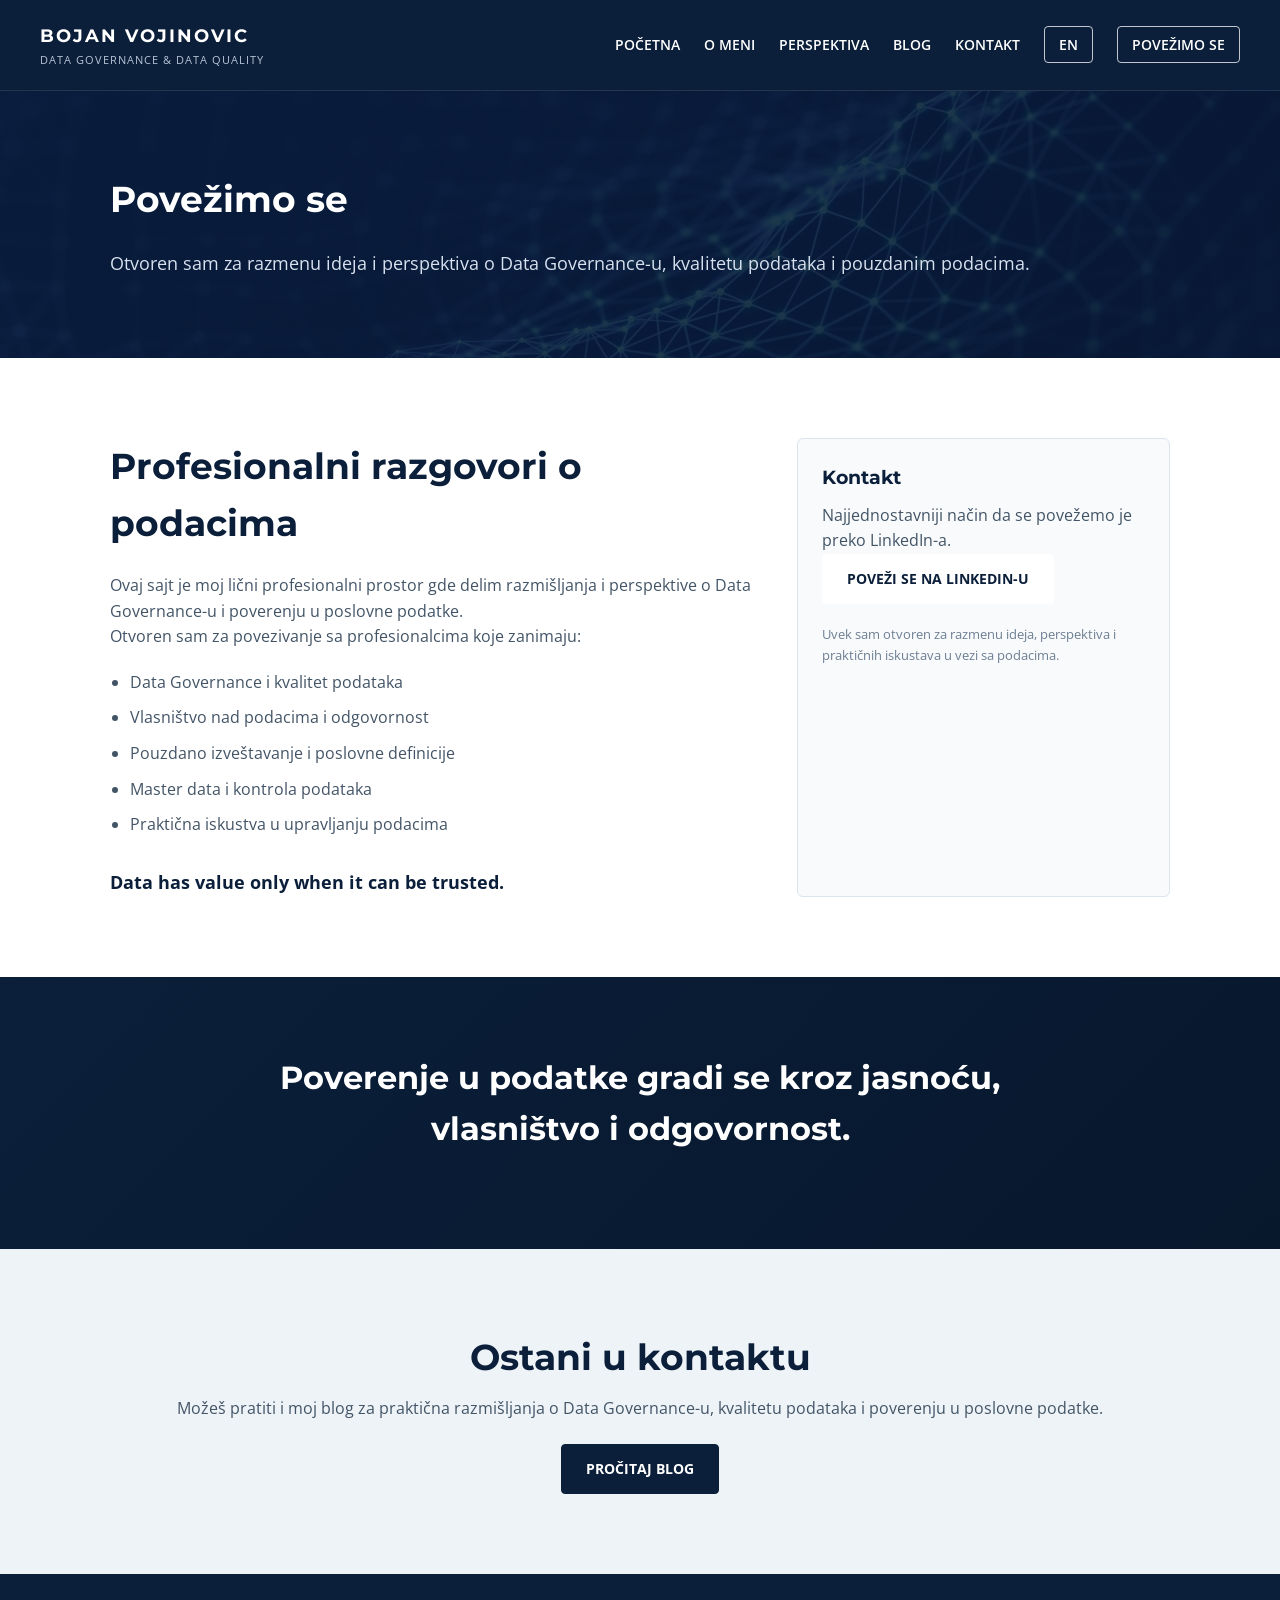
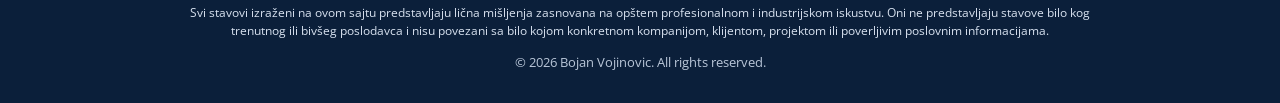
<file: sr/contact.html>
<!DOCTYPE html>
<html lang="sr">
<head>
<meta charset="UTF-8" />
<meta name="viewport" content="width=device-width, initial-scale=1.0" />
<title>Kontakt | Bojan Vojinovic</title>
<link href="https://fonts.googleapis.com/css2?family=Montserrat:wght@400;600;700;800&family=Open+Sans:wght@400;600&display=swap" rel="stylesheet">
<link rel="stylesheet" href="../style.css">
</head>
<body class="sr">
<header class="nav">
  <div class="logo"><h1>BOJAN VOJINOVIC</h1><p>DATA GOVERNANCE & DATA QUALITY</p></div>
  <nav class="menu">
    <a href="index.html">POČETNA</a>
    <a href="about.html">O MENI</a>
    <a href="work.html">PERSPEKTIVA</a>
    <a href="https://bvojinovic.wixsite.com/bvblog" target="_blank">BLOG</a>
    <a href="contact.html">KONTAKT</a>
    <a class="language" href="../index.html">EN</a>
    <a class="connect" href="https://www.linkedin.com/in/bojan-vojinovic/" target="_blank">POVEŽIMO SE</a>
  </nav>
</header>
<section class="page-hero"><div class="section-inner"><h2>Povežimo se</h2><p>Otvoren sam za razmenu ideja i perspektiva o Data Governance-u, kvalitetu podataka i pouzdanim podacima.</p></div></section>
<section class="contact-intro"><div class="section-inner contact-layout"><div class="contact-text"><h2>Profesionalni razgovori o podacima</h2><p>Ovaj sajt je moj lični profesionalni prostor gde delim razmišljanja i perspektive o Data Governance-u i poverenju u poslovne podatke.</p><p>Otvoren sam za povezivanje sa profesionalcima koje zanimaju:</p><ul class="contact-list"><li>Data Governance i kvalitet podataka</li><li>Vlasništvo nad podacima i odgovornost</li><li>Pouzdano izveštavanje i poslovne definicije</li><li>Master data i kontrola podataka</li><li>Praktična iskustva u upravljanju podacima</li></ul><p class="strong-line">Data has value only when it can be trusted.</p></div><div class="contact-box"><h3>Kontakt</h3><p>Najjednostavniji način da se povežemo je preko LinkedIn-a.</p><a href="https://www.linkedin.com/in/bojan-vojinovic/" target="_blank" class="btn">POVEŽI SE NA LINKEDIN-U</a><p class="note">Uvek sam otvoren za razmenu ideja, perspektiva i praktičnih iskustava u vezi sa podacima.</p></div></div></section>
<section class="statement"><div class="section-inner"><h2>Poverenje u podatke gradi se kroz jasnoću,<br>vlasništvo i odgovornost.</h2></div></section>
<section class="final-cta"><div class="section-inner"><h2>Ostani u kontaktu</h2><p>Možeš pratiti i moj blog za praktična razmišljanja o Data Governance-u, kvalitetu podataka i poverenju u poslovne podatke.</p><a href="https://bvojinovic.wixsite.com/bvblog" target="_blank" class="btn">PROČITAJ BLOG</a></div></section>
<footer class="footer">
  <p class="disclaimer">Svi stavovi izraženi na ovom sajtu predstavljaju lična mišljenja zasnovana na opštem profesionalnom i industrijskom iskustvu. Oni ne predstavljaju stavove bilo kog trenutnog ili bivšeg poslodavca i nisu povezani sa bilo kojom konkretnom kompanijom, klijentom, projektom ili poverljivim poslovnim informacijama.</p>
  © 2026 Bojan Vojinovic. All rights reserved.
</footer>
</body>
</html>
</file>
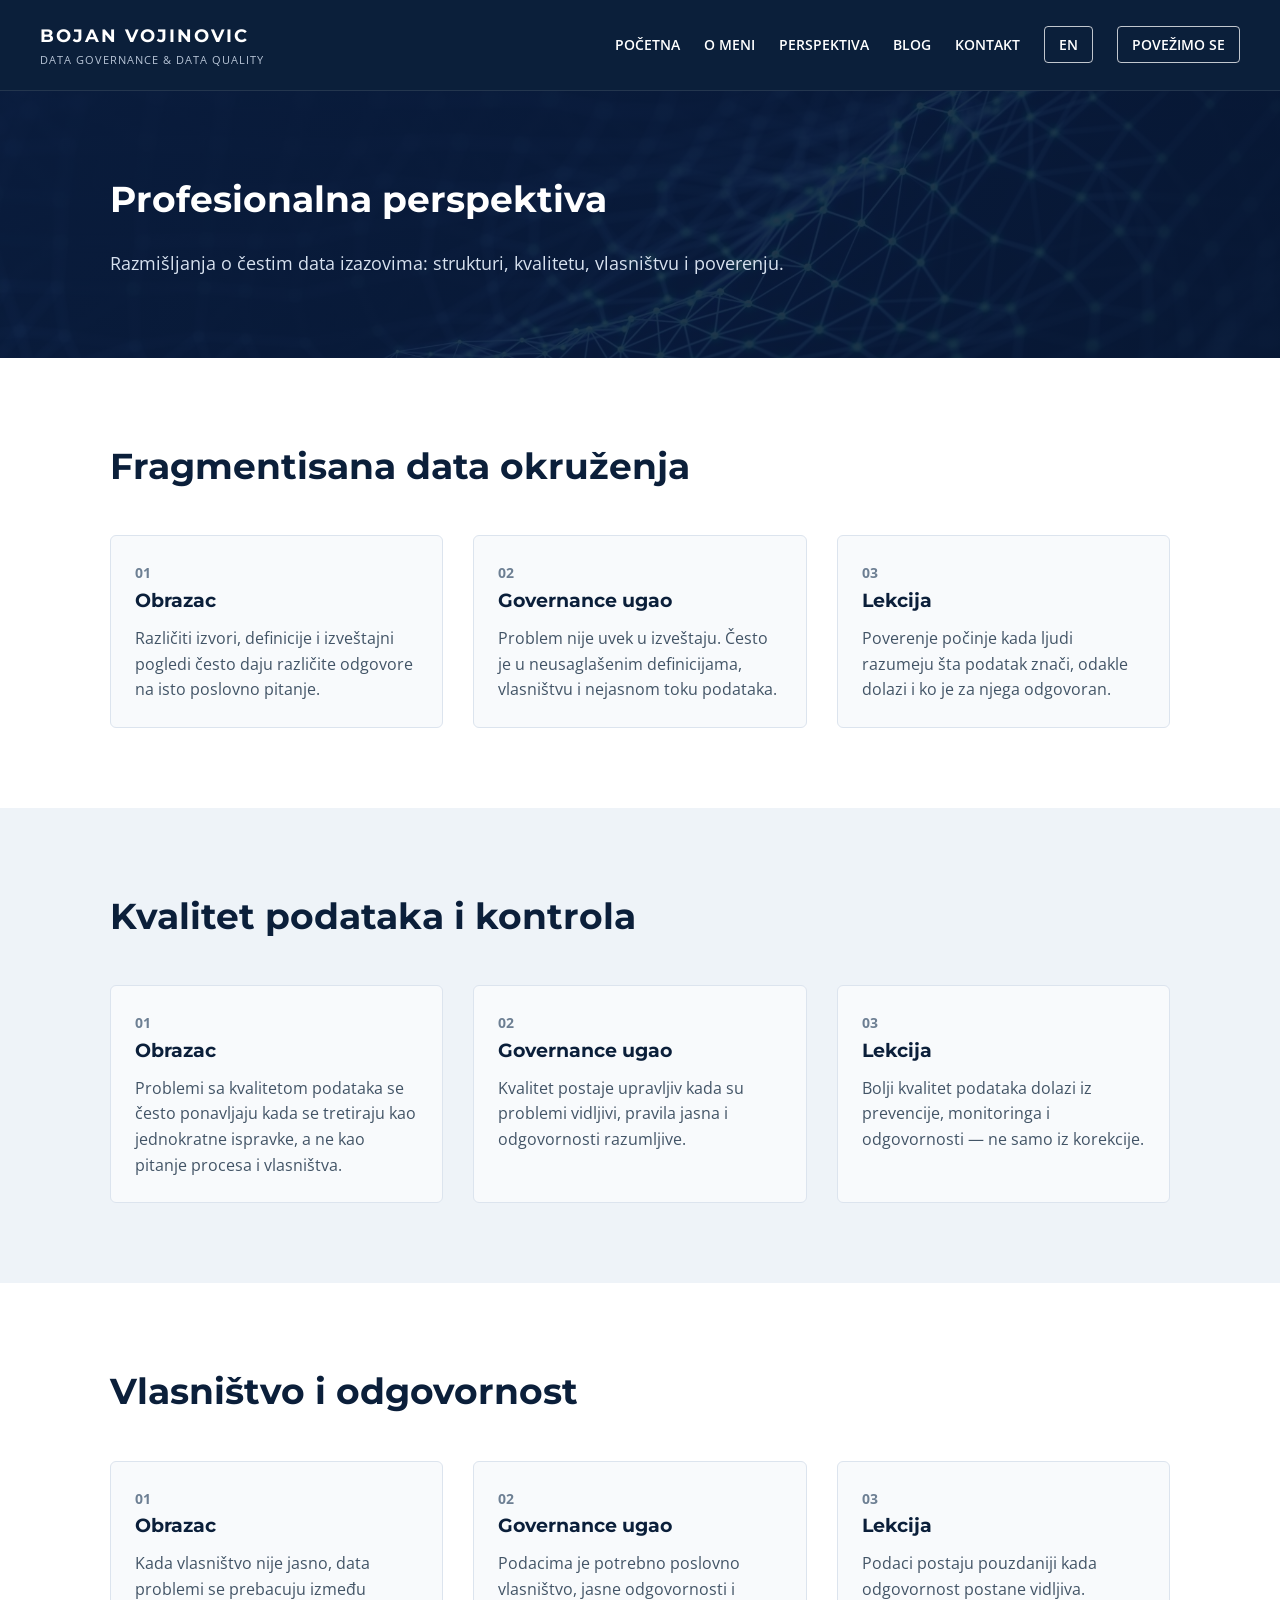
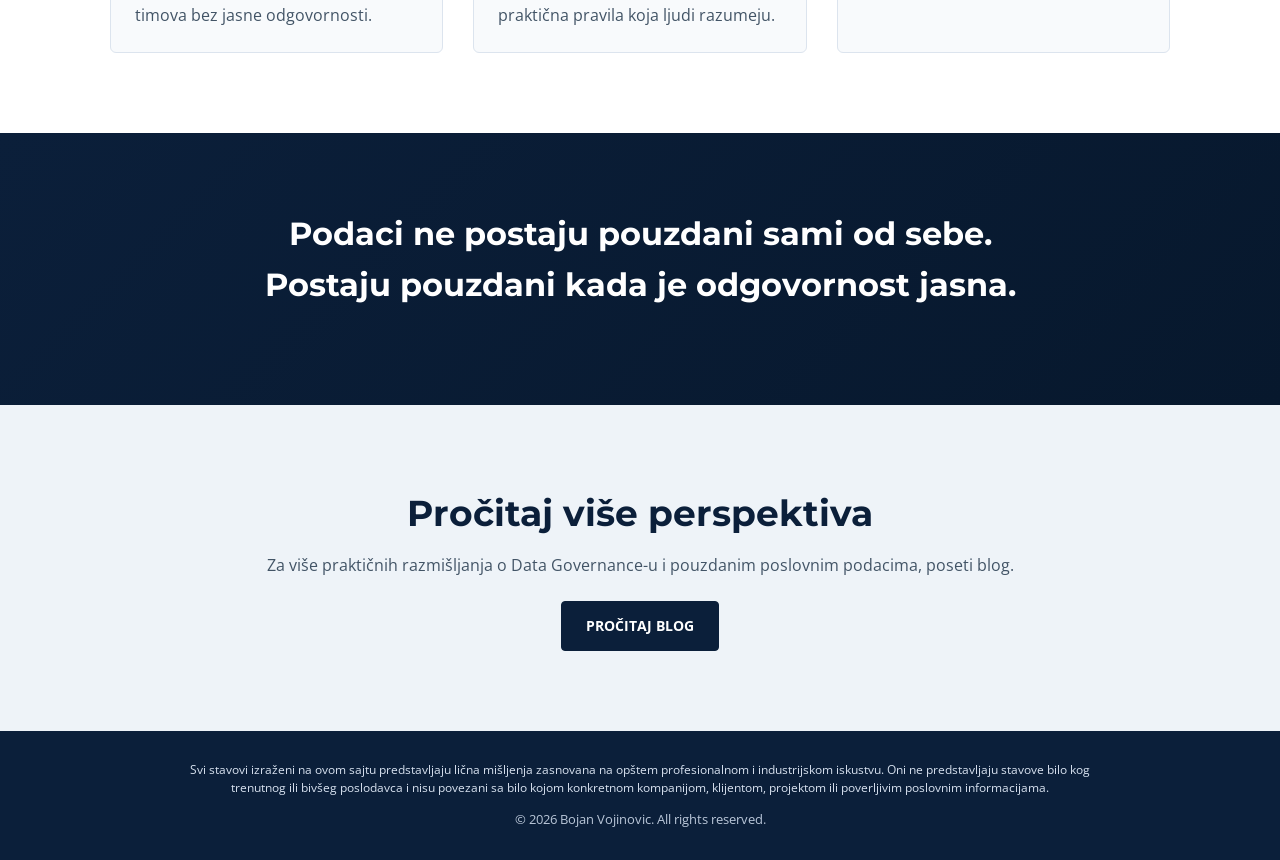
<file: sr/work.html>
<!DOCTYPE html>
<html lang="sr">
<head>
<meta charset="UTF-8" />
<meta name="viewport" content="width=device-width, initial-scale=1.0" />
<title>Perspektiva | Bojan Vojinovic</title>
<link href="https://fonts.googleapis.com/css2?family=Montserrat:wght@400;600;700;800&family=Open+Sans:wght@400;600&display=swap" rel="stylesheet">
<link rel="stylesheet" href="../style.css">
</head>
<body class="sr">
<header class="nav">
  <div class="logo"><h1>BOJAN VOJINOVIC</h1><p>DATA GOVERNANCE & DATA QUALITY</p></div>
  <nav class="menu">
    <a href="index.html">POČETNA</a>
    <a href="about.html">O MENI</a>
    <a href="work.html">PERSPEKTIVA</a>
    <a href="https://bvojinovic.wixsite.com/bvblog" target="_blank">BLOG</a>
    <a href="contact.html">KONTAKT</a>
    <a class="language" href="../index.html">EN</a>
    <a class="connect" href="https://www.linkedin.com/in/bojan-vojinovic/" target="_blank">POVEŽIMO SE</a>
  </nav>
</header>
<section class="page-hero"><div class="section-inner"><h2>Profesionalna perspektiva</h2><p>Razmišljanja o čestim data izazovima: strukturi, kvalitetu, vlasništvu i poverenju.</p></div></section>
<section class="perspective"><div class="section-inner"><h2>Fragmentisana data okruženja</h2><div class="perspective-grid"><div class="perspective-card"><span>01</span><h3>Obrazac</h3><p>Različiti izvori, definicije i izveštajni pogledi često daju različite odgovore na isto poslovno pitanje.</p></div><div class="perspective-card"><span>02</span><h3>Governance ugao</h3><p>Problem nije uvek u izveštaju. Često je u neusaglašenim definicijama, vlasništvu i nejasnom toku podataka.</p></div><div class="perspective-card"><span>03</span><h3>Lekcija</h3><p>Poverenje počinje kada ljudi razumeju šta podatak znači, odakle dolazi i ko je za njega odgovoran.</p></div></div></div></section>
<section class="perspective alt"><div class="section-inner"><h2>Kvalitet podataka i kontrola</h2><div class="perspective-grid"><div class="perspective-card"><span>01</span><h3>Obrazac</h3><p>Problemi sa kvalitetom podataka se često ponavljaju kada se tretiraju kao jednokratne ispravke, a ne kao pitanje procesa i vlasništva.</p></div><div class="perspective-card"><span>02</span><h3>Governance ugao</h3><p>Kvalitet postaje upravljiv kada su problemi vidljivi, pravila jasna i odgovornosti razumljive.</p></div><div class="perspective-card"><span>03</span><h3>Lekcija</h3><p>Bolji kvalitet podataka dolazi iz prevencije, monitoringa i odgovornosti — ne samo iz korekcije.</p></div></div></div></section>
<section class="perspective"><div class="section-inner"><h2>Vlasništvo i odgovornost</h2><div class="perspective-grid"><div class="perspective-card"><span>01</span><h3>Obrazac</h3><p>Kada vlasništvo nije jasno, data problemi se prebacuju između timova bez jasne odgovornosti.</p></div><div class="perspective-card"><span>02</span><h3>Governance ugao</h3><p>Podacima je potrebno poslovno vlasništvo, jasne odgovornosti i praktična pravila koja ljudi razumeju.</p></div><div class="perspective-card"><span>03</span><h3>Lekcija</h3><p>Podaci postaju pouzdaniji kada odgovornost postane vidljiva.</p></div></div></div></section>
<section class="statement"><div class="section-inner"><h2>Podaci ne postaju pouzdani sami od sebe.<br>Postaju pouzdani kada je odgovornost jasna.</h2></div></section>
<section class="final-cta"><div class="section-inner"><h2>Pročitaj više perspektiva</h2><p>Za više praktičnih razmišljanja o Data Governance-u i pouzdanim poslovnim podacima, poseti blog.</p><a href="https://bvojinovic.wixsite.com/bvblog" target="_blank" class="btn">PROČITAJ BLOG</a></div></section>
<footer class="footer">
  <p class="disclaimer">Svi stavovi izraženi na ovom sajtu predstavljaju lična mišljenja zasnovana na opštem profesionalnom i industrijskom iskustvu. Oni ne predstavljaju stavove bilo kog trenutnog ili bivšeg poslodavca i nisu povezani sa bilo kojom konkretnom kompanijom, klijentom, projektom ili poverljivim poslovnim informacijama.</p>
  © 2026 Bojan Vojinovic. All rights reserved.
</footer>
</body>
</html>
</file>
<file: style.css>
/* RESET */
* {
  margin: 0;
  padding: 0;
  box-sizing: border-box;
}

/* BASE */
body {
  font-family: 'Open Sans', sans-serif;
  color: #102033;
  background: #f5f7fa;
  line-height: 1.6;
}

/* GLOBAL */
.section-inner {
  max-width: 1100px;
  margin: 0 auto;
  padding: 80px 20px;
}

h1, h2, h3 {
  font-family: 'Montserrat', sans-serif;
}

h2 {
  font-size: 36px;
  margin-bottom: 20px;
  color: #0b1f3a;
}

p {
  font-size: 16px;
  color: #425466;
}

.intro-text {
  max-width: 760px;
  margin-bottom: 40px;
}

.strong-line {
  margin-top: 30px;
  font-weight: 700;
  font-size: 18px;
  color: #0b1f3a;
}

/* NAV */
.nav {
  display: flex;
  justify-content: space-between;
  align-items: center;
  padding: 22px 40px;
  background: #0b1f3a;
  border-bottom: 1px solid rgba(255,255,255,0.10);
}

.logo h1 {
  font-size: 18px;
  letter-spacing: 2px;
  color: #ffffff;
}

.logo p {
  font-size: 11px;
  color: #b9c6d8;
  letter-spacing: 1px;
}

.menu a {
  margin-left: 20px;
  text-decoration: none;
  color: #ffffff;
  font-size: 14px;
  font-weight: 600;
}

.menu a:hover {
  color: #c7d7ee;
}

.connect,
.language {
  padding: 8px 14px;
  border: 1px solid rgba(255,255,255,0.75);
  border-radius: 4px;
}

.connect:hover,
.language:hover {
  background: #ffffff;
  color: #0b1f3a !important;
}

/* HERO */
.hero {
  padding: 110px 40px;
  background:
    linear-gradient(135deg, rgba(11,31,58,0.82), rgba(7,24,45,0.88)),
    url("images/bg.jpg") no-repeat center center;
  background-size: cover;
}

.hero-content {
  display: flex;
  align-items: center;
  justify-content: space-between;
  max-width: 1100px;
  margin: 0 auto;
  gap: 60px;
}

.hero-text {
  max-width: 680px;
}

.hero-text h2 {
  font-size: 46px;
  line-height: 1.25;
  margin-bottom: 24px;
  color: #ffffff;
}

.hero-text p {
  margin-bottom: 34px;
  max-width: 620px;
  color: #d7e1ef;
  font-size: 17px;
}

.photo-placeholder img {
  width: 290px;
  border-radius: 12px;
}

/* BUTTON */
.btn {
  display: inline-block;
  padding: 13px 24px;
  background: #ffffff;
  color: #0b1f3a;
  text-decoration: none;
  font-size: 14px;
  font-weight: 700;
  border-radius: 4px;
  transition: 0.3s;
  border: 1px solid #ffffff;
}

.btn:hover {
  background: transparent;
  color: #ffffff;
}

/* PAGE HERO */
.page-hero {
  background:
    linear-gradient(135deg, rgba(11,31,58,0.86), rgba(7,24,45,0.90)),
    url("images/bg.jpg") no-repeat center center;
  background-size: cover;
  color: #ffffff;
}

.page-hero h2 {
  color: #ffffff;
}

.page-hero p {
  color: #d7e1ef;
  font-size: 18px;
}

/* SERBIAN PAGE HERO BG PATH */
body.sr .hero,
body.sr .page-hero {
  background:
    linear-gradient(135deg, rgba(11,31,58,0.84), rgba(7,24,45,0.90)),
    url("../images/bg.jpg") no-repeat center center;
  background-size: cover;
}

/* SECTIONS */
.problem,
.value,
.approach,
.perspective,
.about-intro,
.about-experience,
.principles,
.skills-section,
.contact-intro,
.experience {
  background: #ffffff;
}

.perspective.alt,
.final-cta {
  background: #eef3f8;
}

/* GRIDS */
.problem-grid,
.services,
.approach-grid,
.perspective-grid,
.experience-grid {
  display: grid;
  grid-template-columns: repeat(auto-fit, minmax(250px, 1fr));
  gap: 30px;
  margin-top: 40px;
}

.problem-grid {
  grid-template-columns: repeat(auto-fit, minmax(220px, 1fr));
  gap: 20px;
}

.problem-card,
.service,
.approach-card,
.perspective-card,
.experience-card,
.about-card,
.contact-box,
.principles-list p,
.experience-list p {
  padding: 24px;
  border: 1px solid #dce4ee;
  background: #f8fafc;
  border-radius: 6px;
}

.problem-card {
  font-weight: 700;
  color: #0b1f3a;
  border-left: 4px solid #0b1f3a;
}

.service {
  background: #ffffff;
  transition: 0.3s;
}

.service:hover {
  transform: translateY(-5px);
  box-shadow: 0 15px 35px rgba(11,31,58,0.10);
}

.service h3,
.approach-card h3,
.perspective-card h3,
.experience-card h3,
.about-card h3,
.contact-box h3 {
  margin-bottom: 10px;
  color: #0b1f3a;
}

.icon {
  font-size: 24px;
  margin-bottom: 10px;
  color: #12365f;
}

.approach-card span,
.perspective-card span {
  font-size: 14px;
  color: #6d7f93;
  font-weight: 700;
}

/* STATEMENT */
.statement {
  background: linear-gradient(135deg, #0b1f3a, #07182d);
  color: #fff;
  text-align: center;
}

.statement h2 {
  color: #fff;
  font-size: 32px;
}

.statement .section-inner {
  padding: 75px 20px;
}

/* ABOUT */
.about-layout,
.contact-layout {
  display: flex;
  gap: 40px;
}

.about-text,
.contact-text {
  flex: 2;
}

.about-card,
.contact-box {
  flex: 1;
}

.about-card ul {
  list-style: none;
}

.about-card li {
  margin-bottom: 10px;
  color: #425466;
  border-bottom: 1px solid #e5ebf2;
  padding-bottom: 8px;
}

.principles-list p,
.experience-list p {
  margin-bottom: 15px;
  border-left: 4px solid #0b1f3a;
}

.contact-list {
  margin-top: 20px;
  padding-left: 20px;
}

.contact-list li {
  margin-bottom: 10px;
  color: #425466;
}

.note {
  margin-top: 20px;
  font-size: 13px;
  color: #6d7f93;
}

/* FINAL CTA */
.final-cta {
  text-align: center;
}

.final-cta h2 {
  margin-bottom: 10px;
}

.final-cta p {
  margin-bottom: 22px;
}

.final-cta .btn {
  background: #0b1f3a;
  color: #ffffff;
  border: 1px solid #0b1f3a;
}

.final-cta .btn:hover {
  background: transparent;
  color: #0b1f3a;
}

/* FOOTER */
.footer {
  text-align: center;
  padding: 30px 20px;
  font-size: 13px;
  color: #b9c6d8;
  background: #0b1f3a;
}

.footer .disclaimer {
  max-width: 950px;
  margin: 0 auto 12px auto;
  color: #d7e1ef;
  font-size: 12px;
  line-height: 1.5;
}

/* RESPONSIVE */
@media (max-width: 900px) {
  .nav {
    flex-direction: column;
    gap: 15px;
    padding: 20px;
  }

  .menu {
    display: flex;
    flex-wrap: wrap;
    justify-content: center;
    gap: 12px;
  }

  .menu a {
    margin-left: 0;
  }

  .hero {
    padding: 75px 20px;
  }

  .hero-content {
    flex-direction: column;
    text-align: center;
  }

  .hero-text h2 {
    font-size: 34px;
  }

  .photo-placeholder {
    margin-top: 20px;
  }

  .photo-placeholder img {
    width: 230px;
  }

  .about-layout,
  .contact-layout {
    flex-direction: column;
  }

  h2 {
    font-size: 30px;
  }

  .section-inner {
    padding: 60px 20px;
  }
}
</file>
